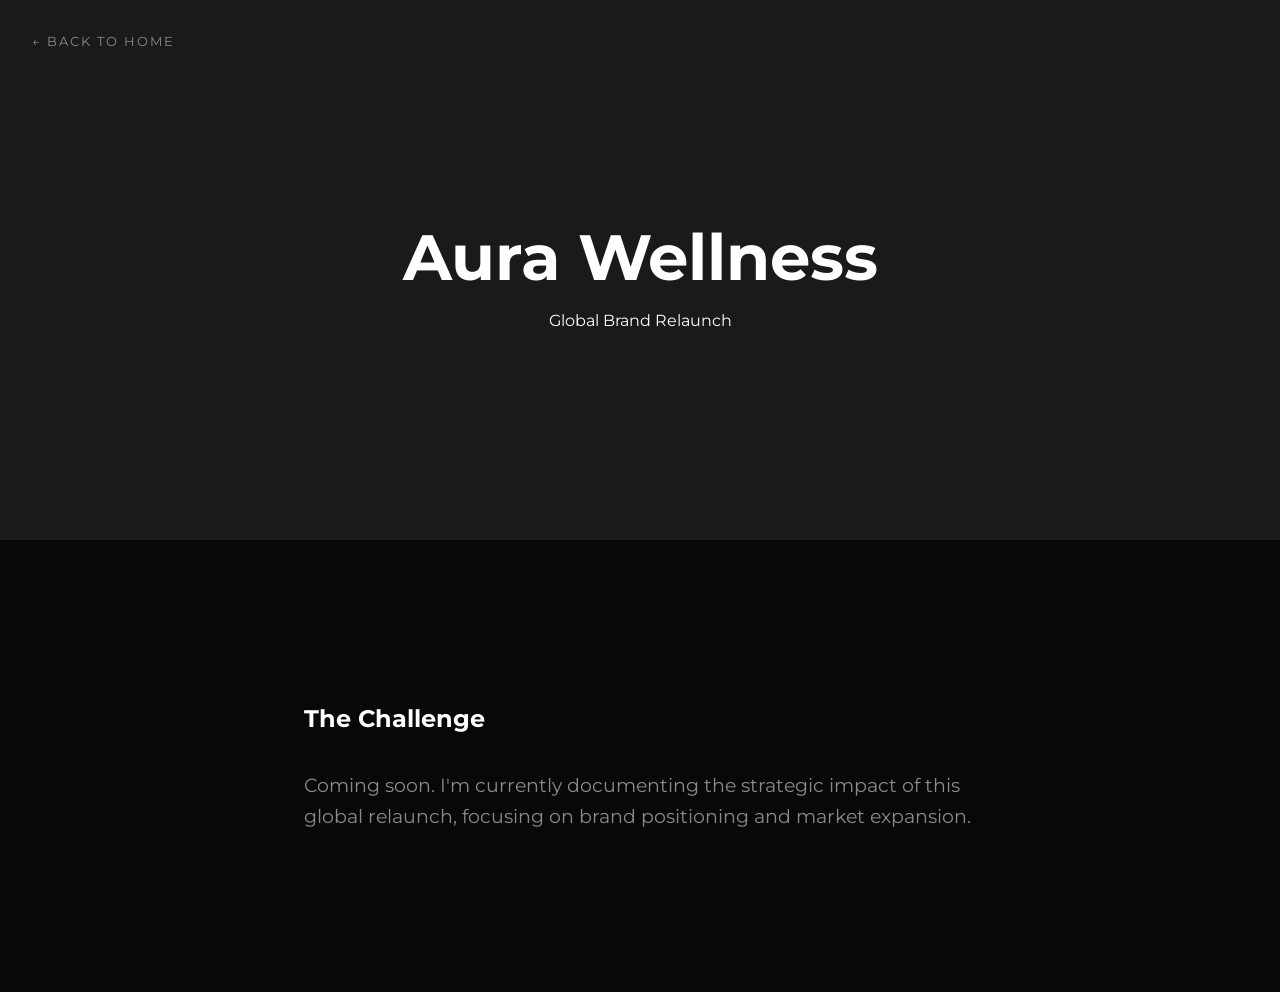
<file: aura-wellness.html>
<!DOCTYPE html>
<html lang="en">

<head>
  <!-- Google tag (gtag.js) -->
  <script async src="https://www.googletagmanager.com/gtag/js?id=G-1FY2F00D9Z"></script>
  <script>
    window.dataLayer = window.dataLayer || [];
    function gtag(){dataLayer.push(arguments);}
    gtag('js', new Date());

    gtag('config', 'G-1FY2F00D9Z');
  </script>
    <meta charset="UTF-8">
    <meta name="viewport" content="width=device-width, initial-scale=1.0">
    <title>Aura Wellness | Tiffany Peña</title>
    <link rel="preconnect" href="https://fonts.googleapis.com">
    <link rel="preconnect" href="https://fonts.gstatic.com" crossorigin>
    <link
        href="https://fonts.googleapis.com/css2?family=Montserrat:ital,wght@0,300;0,400;0,500;0,600;0,700;0,800;0,900;1,300;1,400;1,700&display=swap"
        rel="stylesheet">
    <link rel="stylesheet" href="style.css">
    <style>
        .project-hero {
            height: 60vh;
            display: flex;
            align-items: center;
            justify-content: center;
            background: #1a1a1a;
            text-align: center;
        }

        .back-link {
            position: fixed;
            top: 2rem;
            left: 2rem;
            z-index: 1001;
            color: var(--text-secondary);
            text-decoration: none;
            font-size: 0.8rem;
            text-transform: uppercase;
            letter-spacing: 2px;
        }
    </style>
</head>

<body>
    <a href="index.html" class="back-link">← Back to Home</a>

    <section class="project-hero">
        <div class="container">
            <h1 style="font-family: var(--font-heading); font-size: 4rem;">Aura Wellness</h1>
            <p class="subtitle">Global Brand Relaunch</p>
        </div>
    </section>

    <section style="padding: 10rem 0;">
        <div class="container">
            <h2>The Challenge</h2>
            <p style="color: var(--text-secondary); max-width: 800px; font-size: 1.2rem; margin-top: 2rem;">
                Coming soon. I'm currently documenting the strategic impact of this global relaunch, focusing on brand
                positioning and market expansion.
            </p>
        </div>
    </section>
</body>

</html>
</file>
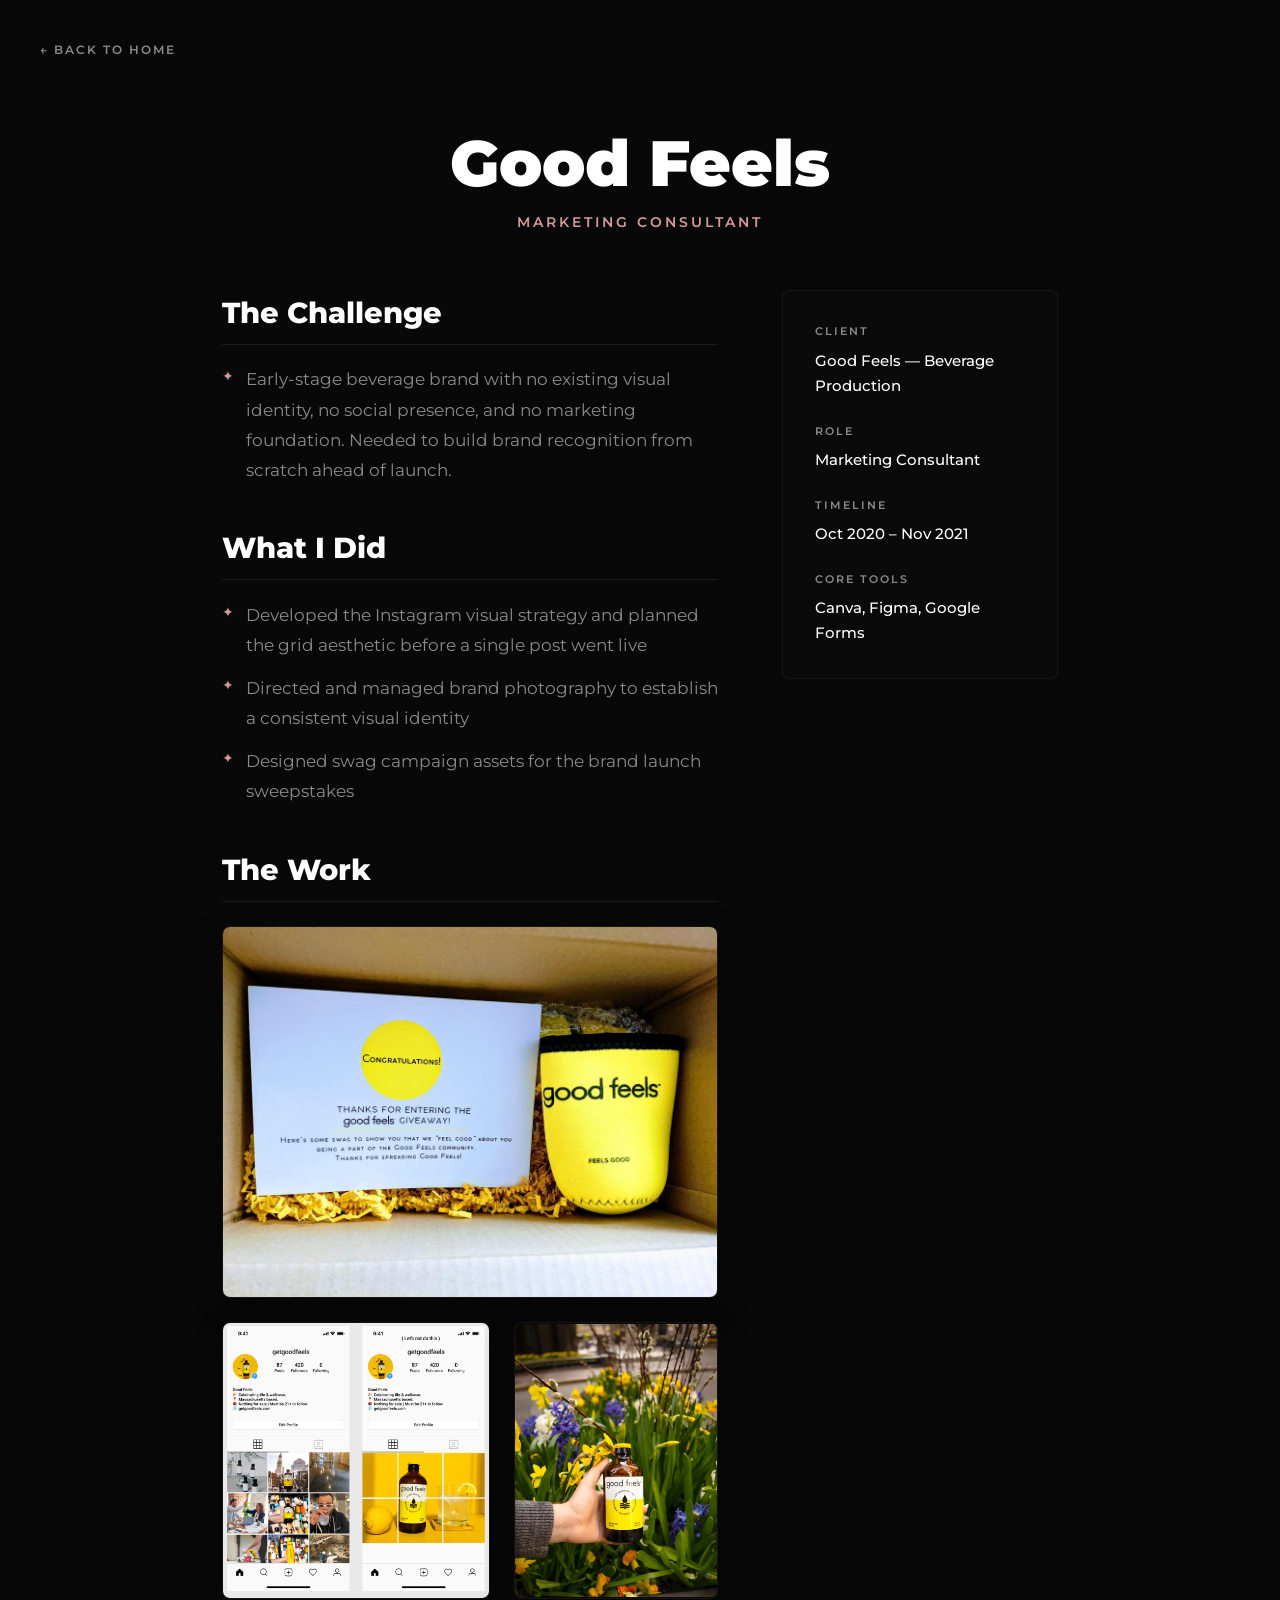
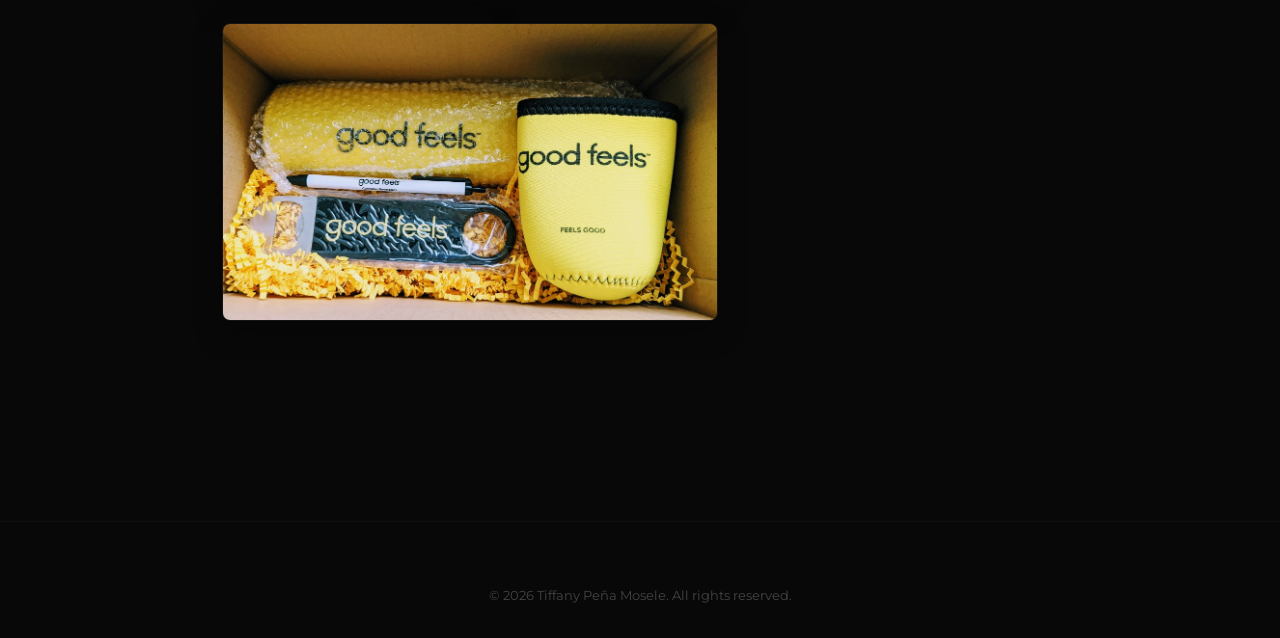
<file: good-feels.html>
<!DOCTYPE html>
<html lang="en">

<head>
  <!-- Google tag (gtag.js) -->
  <script async src="https://www.googletagmanager.com/gtag/js?id=G-1FY2F00D9Z"></script>
  <script>
    window.dataLayer = window.dataLayer || [];
    function gtag(){dataLayer.push(arguments);}
    gtag('js', new Date());

    gtag('config', 'G-1FY2F00D9Z');
  </script>
    <meta charset="UTF-8">
    <meta name="viewport" content="width=device-width, initial-scale=1.0">
    <title>Good Feels | TPM Strategic Marketing Portfolio</title>
    <link rel="preconnect" href="https://fonts.googleapis.com">
    <link rel="preconnect" href="https://fonts.gstatic.com" crossorigin>
    <link
        href="https://fonts.googleapis.com/css2?family=Montserrat:ital,wght@0,300;0,400;0,500;0,600;0,700;0,800;0,900;1,300;1,400;1,700&display=swap"
        rel="stylesheet">
    <link rel="stylesheet" href="style.css">
    <style>
        body {
            background-color: #080808;
            color: var(--text-primary);
        }

        .project-container {
            max-width: 900px;
            margin: 0 auto;
            padding: 8rem 2rem 6rem 2rem;
        }

        .back-link {
            position: fixed;
            top: 2.5rem;
            left: 2.5rem;
            z-index: 1001;
            color: var(--text-secondary);
            text-decoration: none;
            font-size: 0.75rem;
            text-transform: uppercase;
            letter-spacing: 2px;
            font-weight: 600;
            transition: color var(--transition-medium), transform 0.3s ease;
            display: inline-flex;
            align-items: center;
        }

        .back-link:hover {
            color: var(--accent-color);
            transform: translateX(-3px);
        }

        .project-header {
            margin-bottom: 3.5rem;
            text-align: center;
        }

        .project-title {
            font-family: var(--font-heading);
            font-size: clamp(2.5rem, 6vw, 4rem);
            font-weight: 900;
            margin-bottom: 0.8rem;
            line-height: 1.1;
        }

        .project-subtitle {
            font-size: 0.9rem;
            text-transform: uppercase;
            letter-spacing: 3px;
            color: var(--accent-color);
            font-weight: 600;
        }

        .project-grid {
            display: grid;
            grid-template-columns: 1.8fr 1fr;
            gap: 4rem;
            margin-bottom: 4rem;
        }

        @media (max-width: 768px) {
            .project-grid {
                grid-template-columns: 1fr;
                gap: 2.5rem;
            }
            .back-link {
                position: absolute;
                top: 2rem;
                left: 2rem;
            }
            .project-container {
                padding-top: 6rem;
            }
            .metrics-grid {
                grid-template-columns: repeat(2, 1fr);
            }
        }

        @media (max-width: 480px) {
            .project-container {
                padding: 7rem 1.2rem 4rem 1.2rem;
            }
            .back-link {
                font-size: 0.65rem;
                letter-spacing: 1.5px;
                top: 1.2rem;
                left: 1.2rem;
            }
            .project-title {
                font-size: clamp(2rem, 9vw, 3rem);
            }
            .case-section h2 {
                font-size: 1.4rem;
            }
            .metrics-grid {
                grid-template-columns: 1fr;
                gap: 1rem;
            }
            .metric-card {
                padding: 1.2rem;
            }
            .metric-number {
                font-size: 2rem;
            }
            .project-sidebar {
                padding: 1.2rem;
            }
        }

        .case-section {
            margin-bottom: 2.5rem;
        }

        .case-section h2 {
            font-family: var(--font-heading);
            font-size: 1.8rem;
            font-weight: 800;
            margin-bottom: 1.2rem;
            border-bottom: 1px solid rgba(255, 255, 255, 0.08);
            padding-bottom: 0.5rem;
        }

        .case-section p {
            color: var(--text-secondary);
            font-size: 1.05rem;
            line-height: 1.8;
            margin-bottom: 1.2rem;
        }

        /* Sidebar styling */
        .project-sidebar {
            background: rgba(255, 255, 255, 0.01);
            border: 1px solid rgba(255, 255, 255, 0.05);
            padding: 2rem;
            border-radius: 8px;
            height: fit-content;
        }

        .sidebar-group {
            margin-bottom: 1.5rem;
        }

        .sidebar-group:last-child {
            margin-bottom: 0;
        }

        .sidebar-label {
            display: block;
            font-size: 0.7rem;
            text-transform: uppercase;
            letter-spacing: 2px;
            color: var(--text-secondary);
            margin-bottom: 0.4rem;
            font-weight: 600;
        }

        .sidebar-value {
            font-size: 0.95rem;
            color: var(--text-primary);
            font-weight: 500;
        }

        .sidebar-value a {
            color: var(--accent-color);
            text-decoration: none;
            transition: opacity 0.3s ease;
        }

        .sidebar-value a:hover {
            opacity: 0.8;
        }

        /* Image Display */
        .project-image-showcase {
            margin: 4rem 0;
            border-radius: 12px;
            overflow: hidden;
            border: 1px solid rgba(255, 255, 255, 0.06);
            box-shadow: 0 20px 50px rgba(0, 0, 0, 0.5);
        }

        .project-image-showcase img {
            width: 100%;
            display: block;
            object-fit: cover;
        }

        /* Key Metrics Grid */
        .metrics-grid {
            display: grid;
            grid-template-columns: repeat(3, 1fr);
            gap: 1.5rem;
            margin-top: 3rem;
        }

        @media (max-width: 576px) {
            .metrics-grid {
                grid-template-columns: 1fr;
            }
        }

        .metric-card {
            background: rgba(255, 255, 255, 0.01);
            border: 1px solid rgba(255, 255, 255, 0.05);
            padding: 1.8rem;
            border-radius: 8px;
            text-align: center;
        }

        .metric-number {
            font-family: var(--font-heading);
            font-size: 2.5rem;
            font-weight: 900;
            color: var(--accent-color);
            margin-bottom: 0.4rem;
        }

        .metric-label {
            font-size: 0.75rem;
            text-transform: uppercase;
            letter-spacing: 1.5px;
            color: var(--text-secondary);
            font-weight: 600;
        }

        /* Results List Styling */
        .case-section ul {
            list-style: none;
            padding-left: 0;
            display: flex;
            flex-direction: column;
            gap: 0.8rem;
            margin-top: 1rem;
        }

        .case-section li {
            color: var(--text-secondary);
            font-size: 1.05rem;
            line-height: 1.8;
            position: relative;
            padding-left: 1.5rem;
        }

        .case-section li::before {
            content: '✦';
            position: absolute;
            left: 0;
            color: var(--accent-color);
            font-size: 0.85rem;
        }

        /* Image Gallery Base */
        .gallery-img-wrapper {
            margin-bottom: 1.5rem;
        }
        .gallery-img-wrapper img {
            width: 100%;
            height: auto;
            display: block;
            border-radius: 8px;
            border: 1px solid rgba(255, 255, 255, 0.05);
            box-shadow: 0 10px 30px rgba(0, 0, 0, 0.3);
            transition: transform 0.3s ease;
        }
        .gallery-img-wrapper img:hover {
            transform: scale(1.02);
        }

        /* Side-by-Side Equal Height Gallery */
        .side-by-side-gallery {
            display: flex;
            gap: 1.5rem;
            margin-bottom: 1.5rem;
        }
        .side-by-side-gallery .gallery-img-wrapper {
            margin-bottom: 0;
            display: flex;
        }
        .side-by-side-gallery img {
            width: 100%;
            height: auto;
            object-fit: contain;
        }
        @media (max-width: 768px) {
            .side-by-side-gallery {
                flex-direction: column;
            }
            .side-by-side-gallery .gallery-img-wrapper {
                margin-bottom: 1.5rem;
            }
        }
    </style>
</head>

<body>
    <a href="index.html" class="back-link">← Back to Home</a>

    <main class="project-container">
        <!-- Header -->
        <header class="project-header">
            <h1 class="project-title">Good Feels</h1>
            <p class="project-subtitle">Marketing Consultant</p>
        </header>

        <!-- Main Content & Sidebar -->
        <div class="project-grid">
            <div class="project-content">
                <div class="case-section">
                    <h2>The Challenge</h2>
                    <ul>
                        <li>Early-stage beverage brand with no existing visual identity, no social presence, and no marketing foundation. Needed to build brand recognition from scratch ahead of launch.</li>
                    </ul>
                </div>

                <div class="case-section">
                    <h2>What I Did</h2>
                    <ul>
                        <li>Developed the Instagram visual strategy and planned the grid aesthetic before a single post went live</li>
                        <li>Directed and managed brand photography to establish a consistent visual identity</li>
                        <li>Designed swag campaign assets for the brand launch sweepstakes</li>
                    </ul>
                </div>

                <div class="case-section">
                    <h2>The Work</h2>
                    
                    <!-- Featured Image (Full Width) -->
                    <div class="gallery-img-wrapper" style="margin-top: 1.5rem;">
                        <img src="good_feels_2.jpg?v=2" alt="Good Feels Giveaway Thank You Card">
                    </div>

                    <!-- 2-Column Side-by-Side Grid (Equal Height) -->
                    <div class="side-by-side-gallery">
                        <div class="gallery-img-wrapper" style="flex: 992;">
                            <img src="good_feels_4.png" alt="Good Feels Instagram Grid Strategy">
                        </div>
                        <div class="gallery-img-wrapper" style="flex: 758;">
                            <img src="good_feels_3.jpg" alt="Good Feels Beverage Product Photography">
                        </div>
                    </div>

                    <!-- Featured Image (Full Width) -->
                    <div class="gallery-img-wrapper">
                        <img src="good_feels_1.jpg" alt="Good Feels Brand Swag Package">
                    </div>
                </div>
            </div>

            <!-- Sidebar details -->
            <aside class="project-sidebar">
                <div class="sidebar-group">
                    <span class="sidebar-label">Client</span>
                    <span class="sidebar-value">Good Feels — Beverage Production</span>
                </div>
                <div class="sidebar-group">
                    <span class="sidebar-label">Role</span>
                    <span class="sidebar-value">Marketing Consultant</span>
                </div>
                <div class="sidebar-group">
                    <span class="sidebar-label">Timeline</span>
                    <span class="sidebar-value">Oct 2020 – Nov 2021</span>
                </div>
                <div class="sidebar-group">
                    <span class="sidebar-label">Core Tools</span>
                    <span class="sidebar-value">Canva, Figma, Google Forms</span>
                </div>
            </aside>
        </div>
    </main>

    <footer style="padding: 4rem 0 2rem 0; border-top: 1px solid rgba(255, 255, 255, 0.03); text-align: center; font-size: 0.8rem; color: #444;">
        <p>&copy; 2026 Tiffany Peña Mosele. All rights reserved.</p>
    </footer>
</body>

</html>
</file>
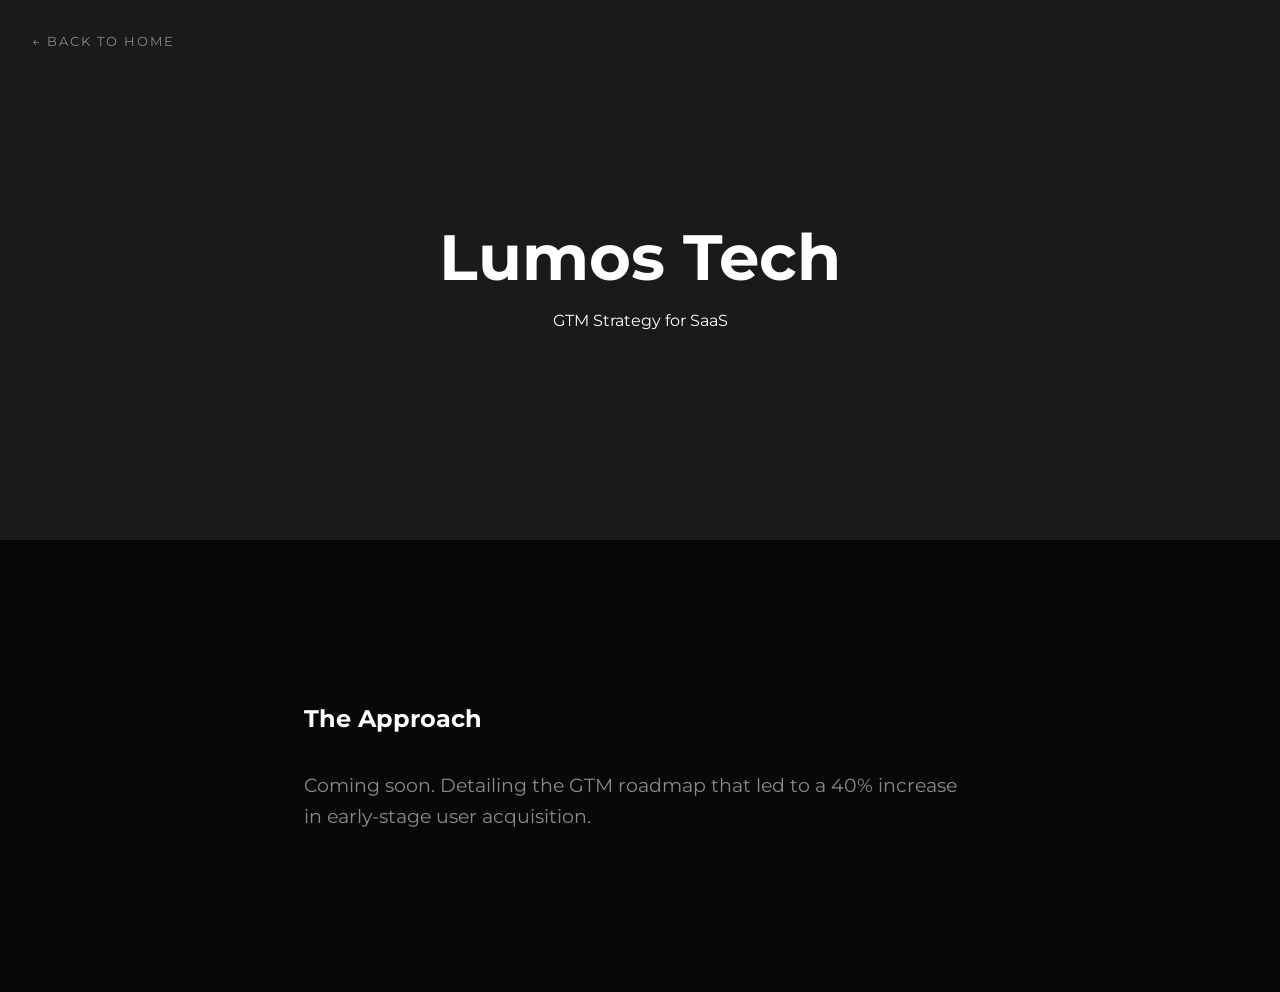
<file: lumos-tech.html>
<!DOCTYPE html>
<html lang="en">

<head>
  <!-- Google tag (gtag.js) -->
  <script async src="https://www.googletagmanager.com/gtag/js?id=G-1FY2F00D9Z"></script>
  <script>
    window.dataLayer = window.dataLayer || [];
    function gtag(){dataLayer.push(arguments);}
    gtag('js', new Date());

    gtag('config', 'G-1FY2F00D9Z');
  </script>
    <meta charset="UTF-8">
    <meta name="viewport" content="width=device-width, initial-scale=1.0">
    <title>Lumos Tech | Tiffany Peña</title>
    <link rel="preconnect" href="https://fonts.googleapis.com">
    <link rel="preconnect" href="https://fonts.gstatic.com" crossorigin>
    <link
        href="https://fonts.googleapis.com/css2?family=Montserrat:ital,wght@0,300;0,400;0,500;0,600;0,700;0,800;0,900;1,300;1,400;1,700&display=swap"
        rel="stylesheet">
    <link rel="stylesheet" href="style.css">
    <style>
        .project-hero {
            height: 60vh;
            display: flex;
            align-items: center;
            justify-content: center;
            background: #1a1a1a;
            text-align: center;
        }

        .back-link {
            position: fixed;
            top: 2rem;
            left: 2rem;
            z-index: 1001;
            color: var(--text-secondary);
            text-decoration: none;
            font-size: 0.8rem;
            text-transform: uppercase;
            letter-spacing: 2px;
        }
    </style>
</head>

<body>
    <a href="index.html" class="back-link">← Back to Home</a>

    <section class="project-hero">
        <div class="container">
            <h1 style="font-family: var(--font-heading); font-size: 4rem;">Lumos Tech</h1>
            <p class="subtitle">GTM Strategy for SaaS</p>
        </div>
    </section>

    <section style="padding: 10rem 0;">
        <div class="container">
            <h2>The Approach</h2>
            <p style="color: var(--text-secondary); max-width: 800px; font-size: 1.2rem; margin-top: 2rem;">
                Coming soon. Detailing the GTM roadmap that led to a 40% increase in early-stage user acquisition.
            </p>
        </div>
    </section>
</body>

</html>
</file>
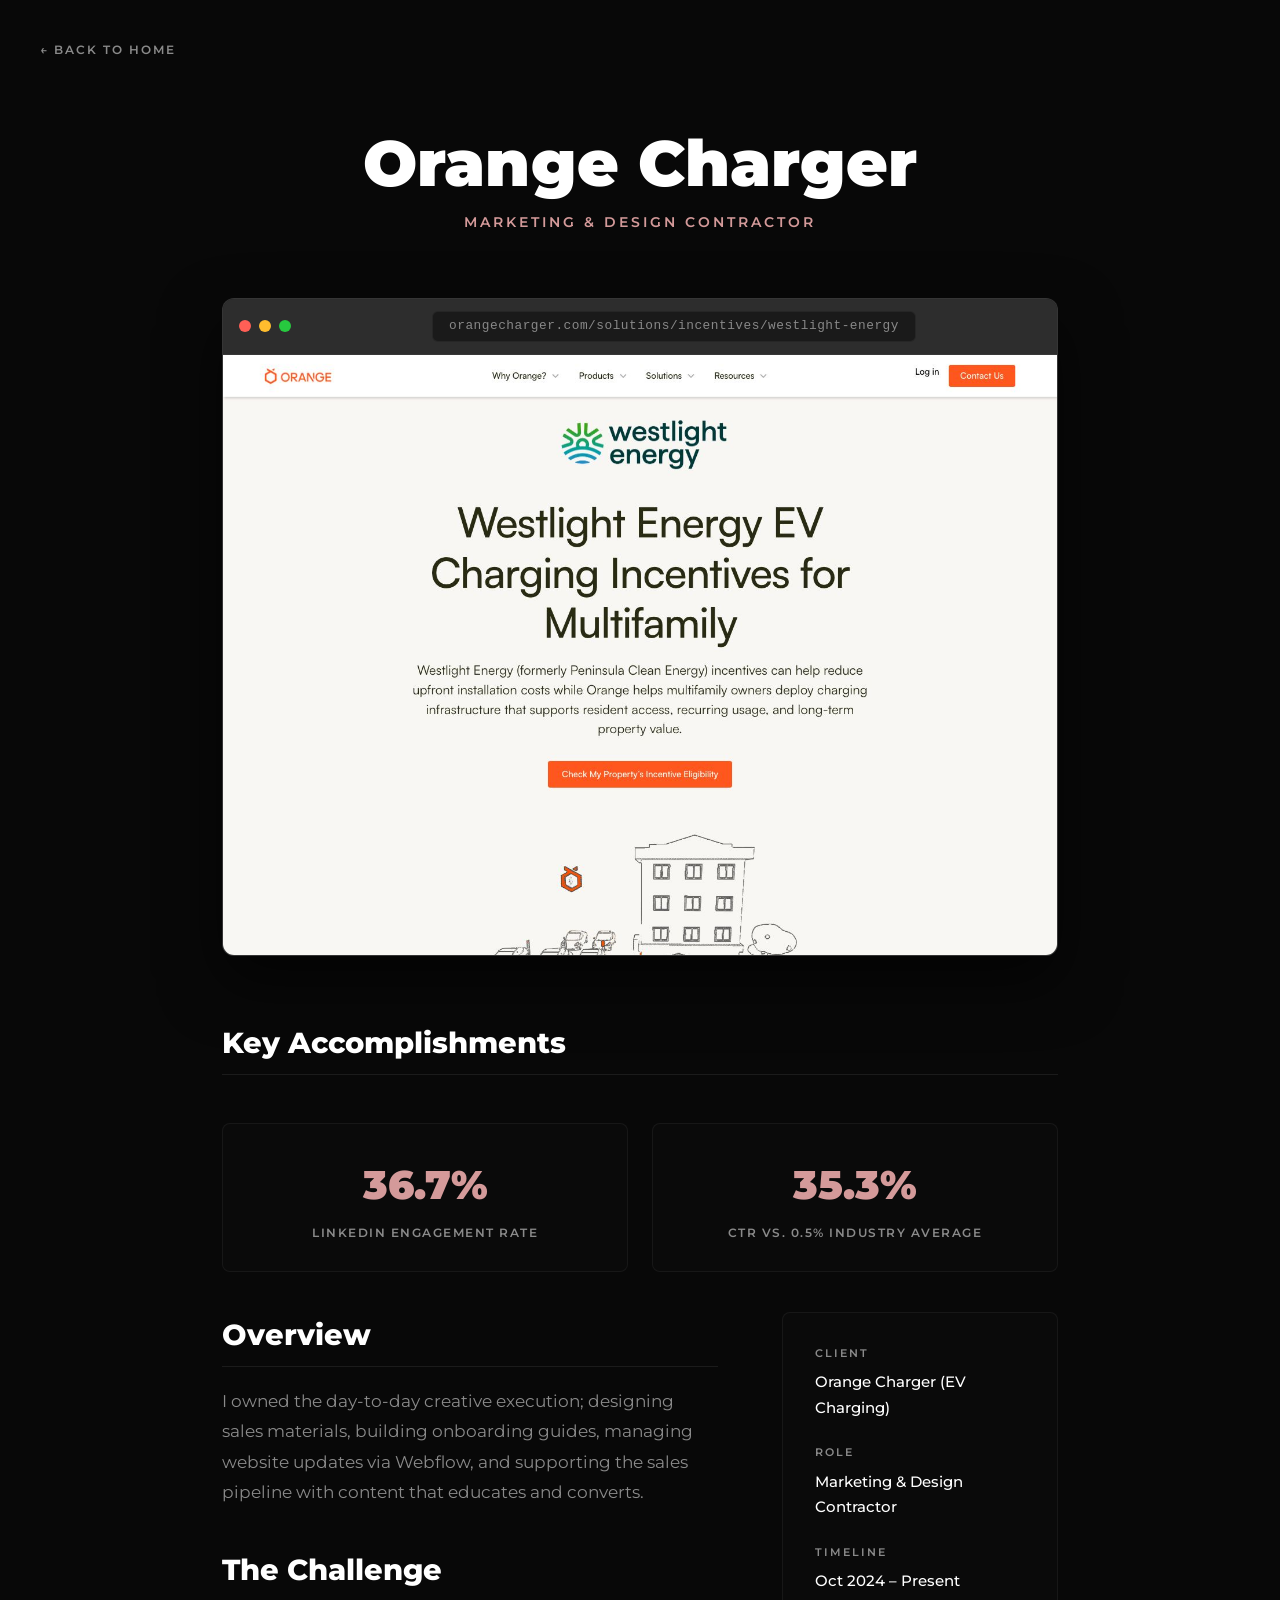
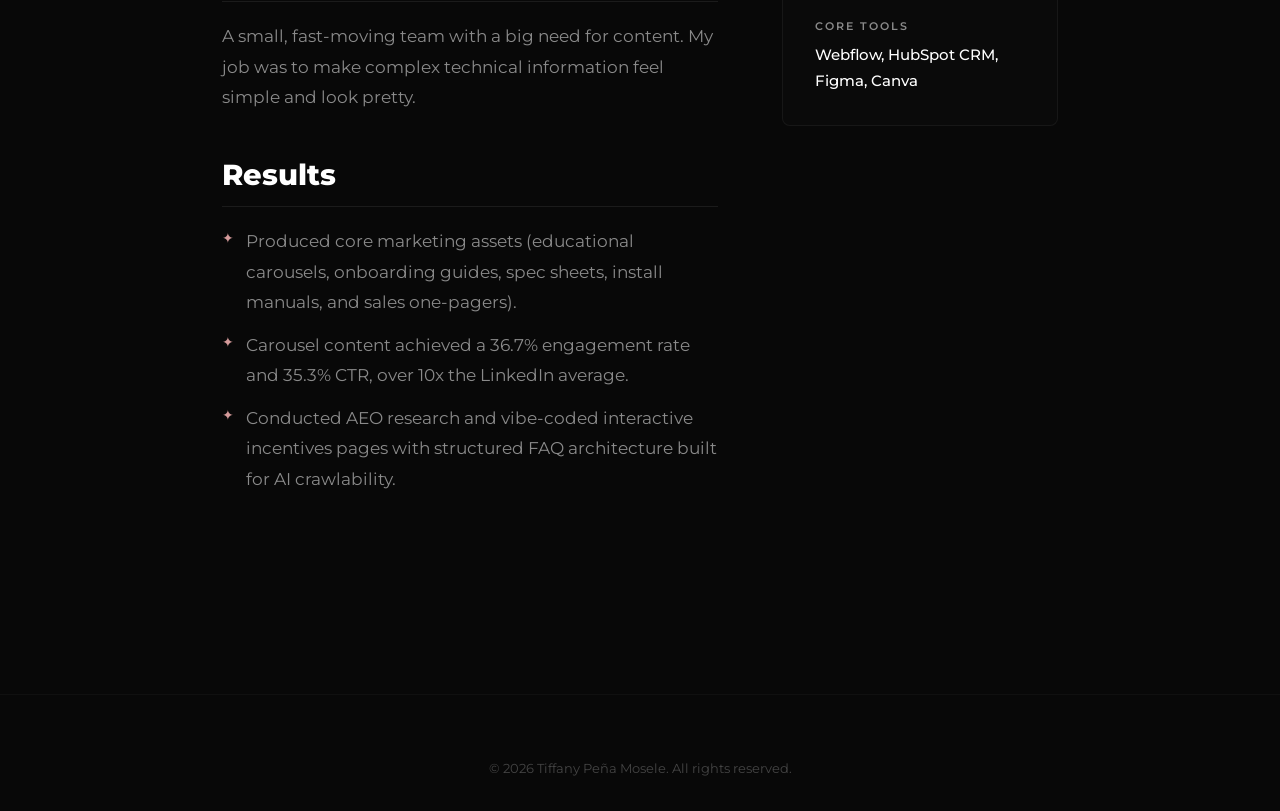
<file: orange.html>
<!DOCTYPE html>
<html lang="en">

<head>
  <!-- Google tag (gtag.js) -->
  <script async src="https://www.googletagmanager.com/gtag/js?id=G-1FY2F00D9Z"></script>
  <script>
    window.dataLayer = window.dataLayer || [];
    function gtag(){dataLayer.push(arguments);}
    gtag('js', new Date());

    gtag('config', 'G-1FY2F00D9Z');
  </script>
    <meta charset="UTF-8">
    <meta name="viewport" content="width=device-width, initial-scale=1.0">
    <title>Orange Charger Case Study | Tiffany Peña Mosele</title>
    <link rel="preconnect" href="https://fonts.googleapis.com">
    <link rel="preconnect" href="https://fonts.gstatic.com" crossorigin>
    <link
        href="https://fonts.googleapis.com/css2?family=Montserrat:ital,wght@0,300;0,400;0,500;0,600;0,700;0,800;0,900;1,300;1,400;1,700&display=swap"
        rel="stylesheet">
    <link rel="stylesheet" href="style.css">
    <style>
        body {
            background-color: #080808;
            color: var(--text-primary);
        }

        .project-container {
            max-width: 900px;
            margin: 0 auto;
            padding: 8rem 2rem 6rem 2rem;
        }

        .back-link {
            position: fixed;
            top: 2.5rem;
            left: 2.5rem;
            z-index: 1001;
            color: var(--text-secondary);
            text-decoration: none;
            font-size: 0.75rem;
            text-transform: uppercase;
            letter-spacing: 2px;
            font-weight: 600;
            transition: color var(--transition-medium), transform 0.3s ease;
            display: inline-flex;
            align-items: center;
        }

        .back-link:hover {
            color: var(--accent-color);
            transform: translateX(-3px);
        }

        .project-header {
            margin-bottom: 3.5rem;
            text-align: center;
        }

        .project-title {
            font-family: var(--font-heading);
            font-size: clamp(2.5rem, 6vw, 4rem);
            font-weight: 900;
            margin-bottom: 0.8rem;
            line-height: 1.1;
        }

        .project-subtitle {
            font-size: 0.9rem;
            text-transform: uppercase;
            letter-spacing: 3px;
            color: var(--accent-color);
            font-weight: 600;
        }

        .project-grid {
            display: grid;
            grid-template-columns: 1.8fr 1fr;
            gap: 4rem;
            margin-bottom: 4rem;
        }

        @media (max-width: 768px) {
            .project-grid {
                grid-template-columns: 1fr;
                gap: 2.5rem;
            }
            .back-link {
                position: absolute;
                top: 2rem;
                left: 2rem;
            }
            .project-container {
                padding-top: 6rem;
            }
            .metrics-grid {
                grid-template-columns: repeat(2, 1fr);
            }
        }

        @media (max-width: 480px) {
            .project-container {
                padding: 7rem 1.2rem 4rem 1.2rem;
            }
            .back-link {
                font-size: 0.65rem;
                letter-spacing: 1.5px;
                top: 1.2rem;
                left: 1.2rem;
            }
            .project-title {
                font-size: clamp(2rem, 9vw, 3rem);
            }
            .case-section h2 {
                font-size: 1.4rem;
            }
            .metrics-grid {
                grid-template-columns: 1fr;
                gap: 1rem;
            }
            .metric-card {
                padding: 1.2rem;
            }
            .metric-number {
                font-size: 2rem;
            }
            .project-sidebar {
                padding: 1.2rem;
            }
        }

        .case-section {
            margin-bottom: 2.5rem;
        }

        .case-section h2 {
            font-family: var(--font-heading);
            font-size: 1.8rem;
            font-weight: 800;
            margin-bottom: 1.2rem;
            border-bottom: 1px solid rgba(255, 255, 255, 0.08);
            padding-bottom: 0.5rem;
        }

        .case-section p {
            color: var(--text-secondary);
            font-size: 1.05rem;
            line-height: 1.8;
            margin-bottom: 1.2rem;
        }

        /* Sidebar styling */
        .project-sidebar {
            background: rgba(255, 255, 255, 0.01);
            border: 1px solid rgba(255, 255, 255, 0.05);
            padding: 2rem;
            border-radius: 8px;
            height: fit-content;
        }

        .sidebar-group {
            margin-bottom: 1.5rem;
        }

        .sidebar-group:last-child {
            margin-bottom: 0;
        }

        .sidebar-label {
            display: block;
            font-size: 0.7rem;
            text-transform: uppercase;
            letter-spacing: 2px;
            color: var(--text-secondary);
            margin-bottom: 0.4rem;
            font-weight: 600;
        }

        .sidebar-value {
            font-size: 0.95rem;
            color: var(--text-primary);
            font-weight: 500;
        }

        .sidebar-value a {
            color: var(--accent-color);
            text-decoration: none;
            transition: opacity 0.3s ease;
        }

        .sidebar-value a:hover {
            opacity: 0.8;
        }

        /* Browser Mockup */
        .browser-mockup {
            margin: 4rem 0;
            border-radius: 12px;
            overflow: hidden;
            border: 1px solid rgba(255, 255, 255, 0.1);
            box-shadow: 0 25px 60px rgba(0, 0, 0, 0.6);
            background: #1e1e1e;
        }

        .browser-header {
            display: flex;
            align-items: center;
            padding: 12px 16px;
            background: #2d2d2d;
            border-bottom: 1px solid rgba(255, 255, 255, 0.05);
        }

        .mac-dots {
            display: flex;
            gap: 8px;
            margin-right: 16px;
        }

        .mac-dots span {
            width: 12px;
            height: 12px;
            border-radius: 50%;
            display: inline-block;
        }

        .mac-dots .close { background-color: #ff5f56; }
        .mac-dots .minimize { background-color: #ffbd2e; }
        .mac-dots .maximize { background-color: #27c93f; }

        .browser-url-bar {
            flex-grow: 1;
            display: flex;
            justify-content: center;
        }

        .browser-url-bar span {
            background: #1a1a1a;
            color: #888;
            font-size: 0.8rem;
            padding: 4px 16px;
            border-radius: 6px;
            letter-spacing: 0.5px;
            font-family: monospace;
            border: 1px solid rgba(255, 255, 255, 0.05);
        }

        .browser-content {
            width: 100%;
            height: 600px;
            background: #ffffff;
            position: relative;
            overflow-y: auto;
        }

        .browser-content img {
            width: 100%;
            height: auto;
            display: block;
        }

        /* Key Metrics Grid */
        .metrics-grid {
            display: grid;
            grid-template-columns: repeat(2, 1fr);
            gap: 1.5rem;
            margin-top: 3rem;
        }

        @media (max-width: 576px) {
            .metrics-grid {
                grid-template-columns: 1fr;
            }
        }

        .metric-card {
            background: rgba(255, 255, 255, 0.01);
            border: 1px solid rgba(255, 255, 255, 0.05);
            padding: 1.8rem;
            border-radius: 8px;
            text-align: center;
        }

        .metric-number {
            font-family: var(--font-heading);
            font-size: 2.5rem;
            font-weight: 900;
            color: var(--accent-color);
            margin-bottom: 0.4rem;
        }

        .metric-label {
            font-size: 0.75rem;
            text-transform: uppercase;
            letter-spacing: 1.5px;
            color: var(--text-secondary);
            font-weight: 600;
        }

        /* Results List Styling */
        .case-section ul {
            list-style: none;
            padding-left: 0;
            display: flex;
            flex-direction: column;
            gap: 0.8rem;
            margin-top: 1rem;
        }

        .case-section li {
            color: var(--text-secondary);
            font-size: 1.05rem;
            line-height: 1.8;
            position: relative;
            padding-left: 1.5rem;
        }

        .case-section li::before {
            content: '✦';
            position: absolute;
            left: 0;
            color: var(--accent-color);
            font-size: 0.85rem;
        }
    </style>
</head>

<body>
    <a href="index.html" class="back-link">← Back to Home</a>

    <main class="project-container">
        <!-- Header -->
        <header class="project-header">
            <h1 class="project-title">Orange Charger</h1>
            <p class="project-subtitle">Marketing &amp; Design Contractor</p>
        </header>

        <!-- Live Browser Mockup -->
        <div class="browser-mockup">
            <div class="browser-header">
                <div class="mac-dots">
                    <span class="close"></span>
                    <span class="minimize"></span>
                    <span class="maximize"></span>
                </div>
                <div class="browser-url-bar">
                    <span>orangecharger.com/solutions/incentives/westlight-energy</span>
                </div>
            </div>
            <div class="browser-content">
                <img src="orange_website.jpg?v=6" alt="Orange Charger Westlight Energy Page Screenshot">
            </div>
        </div>

        <!-- Key Metrics Section -->
        <section class="case-section">
            <h2>Key Accomplishments</h2>
            <div class="metrics-grid">
                <div class="metric-card">
                    <div class="metric-number">36.7%</div>
                    <div class="metric-label">LinkedIn Engagement Rate</div>
                </div>
                <div class="metric-card">
                    <div class="metric-number">35.3%</div>
                    <div class="metric-label">CTR vs. 0.5% Industry Average</div>
                </div>
            </div>
        </section>

        <!-- Main Content & Sidebar -->
        <div class="project-grid">
            <div class="project-content">
                <div class="case-section">
                    <h2>Overview</h2>
                    <p>
                        I owned the day-to-day creative execution; designing sales materials, building onboarding guides, managing website updates via Webflow, and supporting the sales pipeline with content that educates and converts.
                    </p>
                </div>

                <div class="case-section">
                    <h2>The Challenge</h2>
                    <p>
                        A small, fast-moving team with a big need for content. My job was to make complex technical information feel simple and look pretty.
                    </p>
                </div>

                <div class="case-section">
                    <h2>Results</h2>
                    <ul>
                        <li>Produced core marketing assets (educational carousels, onboarding guides, spec sheets, install manuals, and sales one-pagers).</li>
                        <li>Carousel content achieved a 36.7% engagement rate and 35.3% CTR, over 10x the LinkedIn average.</li>
                        <li>Conducted AEO research and vibe-coded interactive incentives pages with structured FAQ architecture built for AI crawlability.</li>
                    </ul>
                </div>
            </div>

            <!-- Sidebar details -->
            <aside class="project-sidebar">
                <div class="sidebar-group">
                    <span class="sidebar-label">Client</span>
                    <span class="sidebar-value">Orange Charger (EV Charging)</span>
                </div>
                <div class="sidebar-group">
                    <span class="sidebar-label">Role</span>
                    <span class="sidebar-value">Marketing &amp; Design Contractor</span>
                </div>
                <div class="sidebar-group">
                    <span class="sidebar-label">Timeline</span>
                    <span class="sidebar-value">Oct 2024 – Present</span>
                </div>
                <div class="sidebar-group">
                    <span class="sidebar-label">Core Tools</span>
                    <span class="sidebar-value">Webflow, HubSpot CRM, Figma, Canva</span>
                </div>
            </aside>
        </div>
    </main>

    <footer style="padding: 4rem 0 2rem 0; border-top: 1px solid rgba(255, 255, 255, 0.03); text-align: center; font-size: 0.8rem; color: #444;">
        <p>&copy; 2026 Tiffany Peña Mosele. All rights reserved.</p>
    </footer>
</body>

</html>
</file>
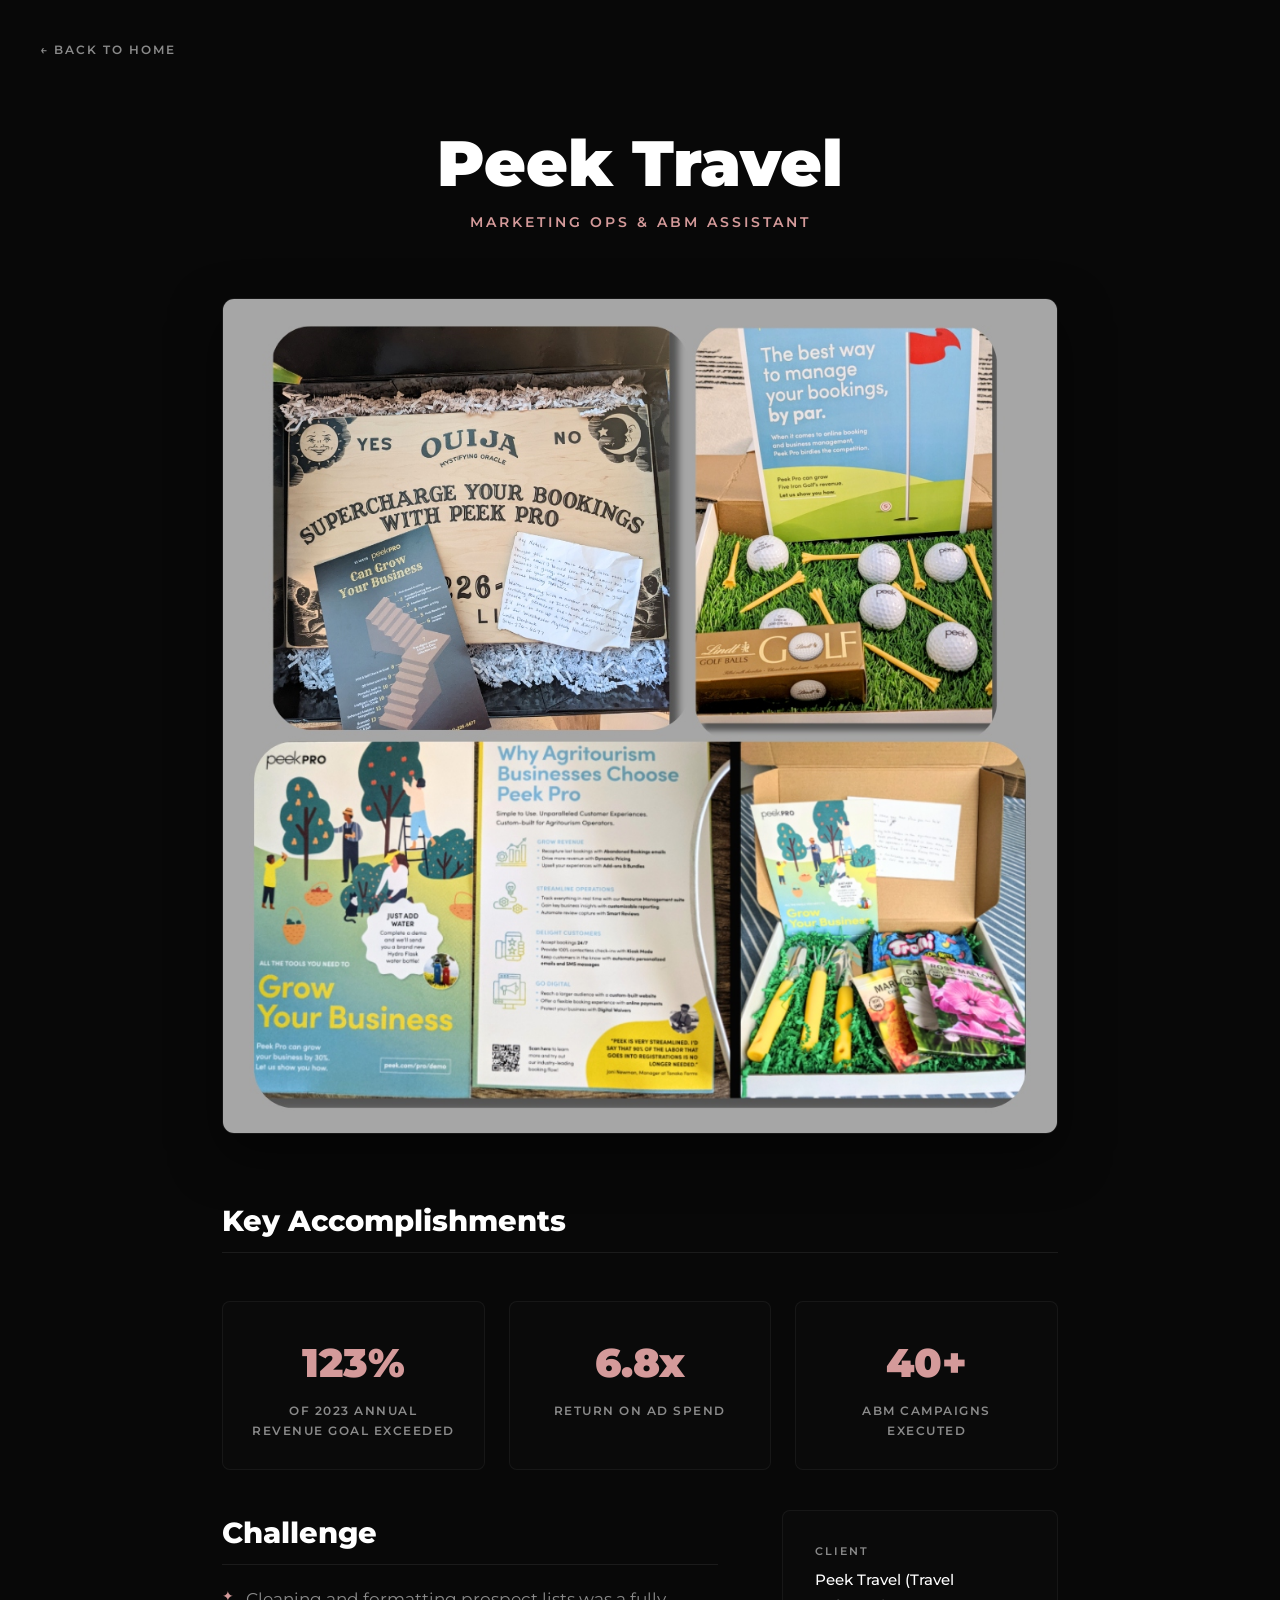
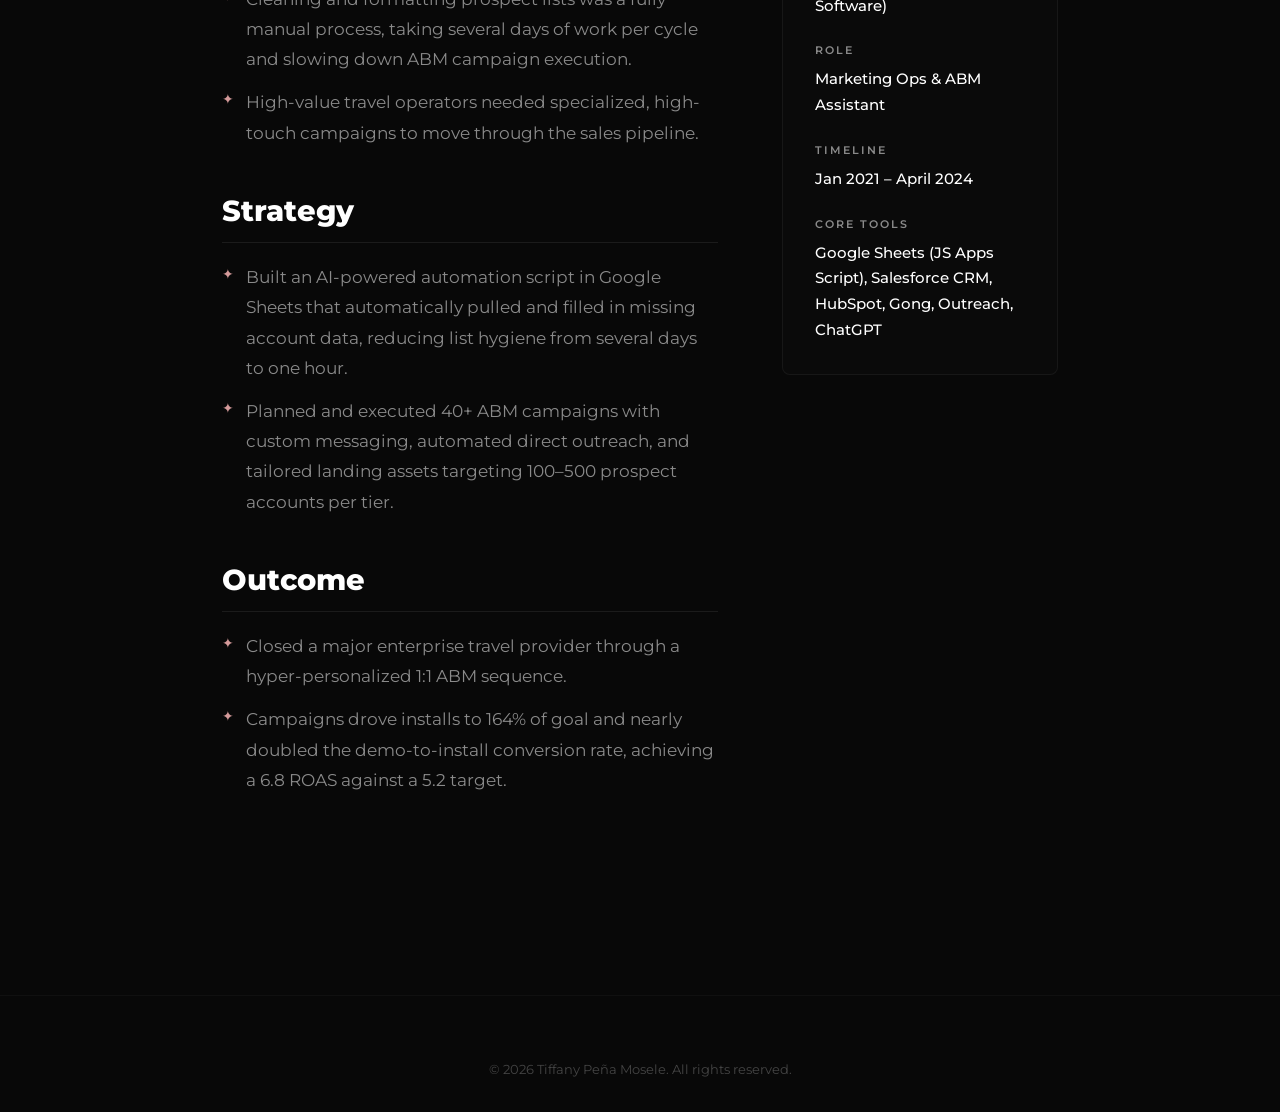
<file: peek.html>
<!DOCTYPE html>
<html lang="en">

<head>
  <!-- Google tag (gtag.js) -->
  <script async src="https://www.googletagmanager.com/gtag/js?id=G-1FY2F00D9Z"></script>
  <script>
    window.dataLayer = window.dataLayer || [];
    function gtag(){dataLayer.push(arguments);}
    gtag('js', new Date());

    gtag('config', 'G-1FY2F00D9Z');
  </script>
    <meta charset="UTF-8">
    <meta name="viewport" content="width=device-width, initial-scale=1.0">
    <title>Peek Travel Case Study | Tiffany Peña Mosele</title>
    <link rel="preconnect" href="https://fonts.googleapis.com">
    <link rel="preconnect" href="https://fonts.gstatic.com" crossorigin>
    <link
        href="https://fonts.googleapis.com/css2?family=Montserrat:ital,wght@0,300;0,400;0,500;0,600;0,700;0,800;0,900;1,300;1,400;1,700&display=swap"
        rel="stylesheet">
    <link rel="stylesheet" href="style.css">
    <style>
        body {
            background-color: #080808;
            color: var(--text-primary);
        }

        .project-container {
            max-width: 900px;
            margin: 0 auto;
            padding: 8rem 2rem 6rem 2rem;
        }

        .back-link {
            position: fixed;
            top: 2.5rem;
            left: 2.5rem;
            z-index: 1001;
            color: var(--text-secondary);
            text-decoration: none;
            font-size: 0.75rem;
            text-transform: uppercase;
            letter-spacing: 2px;
            font-weight: 600;
            transition: color var(--transition-medium), transform 0.3s ease;
            display: inline-flex;
            align-items: center;
        }

        .back-link:hover {
            color: var(--accent-color);
            transform: translateX(-3px);
        }

        .project-header {
            margin-bottom: 3.5rem;
            text-align: center;
        }

        .project-title {
            font-family: var(--font-heading);
            font-size: clamp(2.5rem, 6vw, 4rem);
            font-weight: 900;
            margin-bottom: 0.8rem;
            line-height: 1.1;
        }

        .project-subtitle {
            font-size: 0.9rem;
            text-transform: uppercase;
            letter-spacing: 3px;
            color: var(--accent-color);
            font-weight: 600;
        }

        .project-grid {
            display: grid;
            grid-template-columns: 1.8fr 1fr;
            gap: 4rem;
            margin-bottom: 4rem;
        }

        @media (max-width: 768px) {
            .project-grid {
                grid-template-columns: 1fr;
                gap: 2.5rem;
            }
            .back-link {
                position: absolute;
                top: 2rem;
                left: 2rem;
            }
            .project-container {
                padding-top: 6rem;
            }
            .metrics-grid {
                grid-template-columns: repeat(2, 1fr);
            }
        }

        @media (max-width: 480px) {
            .project-container {
                padding: 7rem 1.2rem 4rem 1.2rem;
            }
            .back-link {
                font-size: 0.65rem;
                letter-spacing: 1.5px;
                top: 1.2rem;
                left: 1.2rem;
            }
            .project-title {
                font-size: clamp(2rem, 9vw, 3rem);
            }
            .case-section h2 {
                font-size: 1.4rem;
            }
            .metrics-grid {
                grid-template-columns: 1fr;
                gap: 1rem;
            }
            .metric-card {
                padding: 1.2rem;
            }
            .metric-number {
                font-size: 2rem;
            }
            .project-sidebar {
                padding: 1.2rem;
            }
        }

        .case-section {
            margin-bottom: 2.5rem;
        }

        .case-section h2 {
            font-family: var(--font-heading);
            font-size: 1.8rem;
            font-weight: 800;
            margin-bottom: 1.2rem;
            border-bottom: 1px solid rgba(255, 255, 255, 0.08);
            padding-bottom: 0.5rem;
        }

        .case-section p {
            color: var(--text-secondary);
            font-size: 1.05rem;
            line-height: 1.8;
            margin-bottom: 1.2rem;
        }

        /* Sidebar styling */
        .project-sidebar {
            background: rgba(255, 255, 255, 0.01);
            border: 1px solid rgba(255, 255, 255, 0.05);
            padding: 2rem;
            border-radius: 8px;
            height: fit-content;
        }

        .sidebar-group {
            margin-bottom: 1.5rem;
        }

        .sidebar-group:last-child {
            margin-bottom: 0;
        }

        .sidebar-label {
            display: block;
            font-size: 0.7rem;
            text-transform: uppercase;
            letter-spacing: 2px;
            color: var(--text-secondary);
            margin-bottom: 0.4rem;
            font-weight: 600;
        }

        .sidebar-value {
            font-size: 0.95rem;
            color: var(--text-primary);
            font-weight: 500;
        }

        .sidebar-value a {
            color: var(--accent-color);
            text-decoration: none;
            transition: opacity 0.3s ease;
        }

        .sidebar-value a:hover {
            opacity: 0.8;
        }

        /* Image Display */
        .project-image-showcase {
            margin: 4rem 0;
            border-radius: 12px;
            overflow: hidden;
            border: 1px solid rgba(255, 255, 255, 0.06);
            box-shadow: 0 20px 50px rgba(0, 0, 0, 0.5);
        }

        .project-image-showcase img {
            width: 100%;
            display: block;
            object-fit: cover;
        }

        /* Key Metrics Grid */
        .metrics-grid {
            display: grid;
            grid-template-columns: repeat(3, 1fr);
            gap: 1.5rem;
            margin-top: 3rem;
        }

        @media (max-width: 576px) {
            .metrics-grid {
                grid-template-columns: 1fr;
            }
        }

        .metric-card {
            background: rgba(255, 255, 255, 0.01);
            border: 1px solid rgba(255, 255, 255, 0.05);
            padding: 1.8rem;
            border-radius: 8px;
            text-align: center;
        }

        .metric-number {
            font-family: var(--font-heading);
            font-size: 2.5rem;
            font-weight: 900;
            color: var(--accent-color);
            margin-bottom: 0.4rem;
        }

        .metric-label {
            font-size: 0.75rem;
            text-transform: uppercase;
            letter-spacing: 1.5px;
            color: var(--text-secondary);
            font-weight: 600;
        }

        /* Results List Styling */
        .case-section ul {
            list-style: none;
            padding-left: 0;
            display: flex;
            flex-direction: column;
            gap: 0.8rem;
            margin-top: 1rem;
        }

        .case-section li {
            color: var(--text-secondary);
            font-size: 1.05rem;
            line-height: 1.8;
            position: relative;
            padding-left: 1.5rem;
        }

        .case-section li::before {
            content: '✦';
            position: absolute;
            left: 0;
            color: var(--accent-color);
            font-size: 0.85rem;
        }
    </style>
</head>

<body>
    <a href="index.html" class="back-link">← Back to Home</a>

    <main class="project-container">
        <!-- Header -->
        <header class="project-header">
            <h1 class="project-title">Peek Travel</h1>
            <p class="project-subtitle">Marketing Ops &amp; ABM Assistant</p>
        </header>

        <!-- Project Image Showcase -->
        <div class="project-image-showcase">
            <img src="peek_project.png" alt="Peek Travel Booking Experience and Campaign Analytics Mockup">
        </div>

        <!-- Key Metrics Section -->
        <section class="case-section">
            <h2>Key Accomplishments</h2>
            <div class="metrics-grid">
                <div class="metric-card">
                    <div class="metric-number">123%</div>
                    <div class="metric-label">of 2023 Annual Revenue Goal Exceeded</div>
                </div>
                <div class="metric-card">
                    <div class="metric-number">6.8x</div>
                    <div class="metric-label">Return on Ad Spend</div>
                </div>
                <div class="metric-card">
                    <div class="metric-number">40+</div>
                    <div class="metric-label">ABM Campaigns Executed</div>
                </div>
            </div>
        </section>

        <!-- Main Content & Sidebar -->
        <div class="project-grid">
            <div class="project-content">
                <div class="case-section">
                    <h2>Challenge</h2>
                    <ul>
                        <li>Cleaning and formatting prospect lists was a fully manual process, taking several days of work per cycle and slowing down ABM campaign execution.</li>
                        <li>High-value travel operators needed specialized, high-touch campaigns to move through the sales pipeline.</li>
                    </ul>
                </div>

                <div class="case-section">
                    <h2>Strategy</h2>
                    <ul>
                        <li>Built an AI-powered automation script in Google Sheets that automatically pulled and filled in missing account data, reducing list hygiene from several days to one hour.</li>
                        <li>Planned and executed 40+ ABM campaigns with custom messaging, automated direct outreach, and tailored landing assets targeting 100–500 prospect accounts per tier.</li>
                    </ul>
                </div>

                <div class="case-section">
                    <h2>Outcome</h2>
                    <ul>
                        <li>Closed a major enterprise travel provider through a hyper-personalized 1:1 ABM sequence.</li>
                        <li>Campaigns drove installs to 164% of goal and nearly doubled the demo-to-install conversion rate, achieving a 6.8 ROAS against a 5.2 target.</li>
                    </ul>
                </div>
            </div>

            <!-- Sidebar details -->
            <aside class="project-sidebar">
                <div class="sidebar-group">
                    <span class="sidebar-label">Client</span>
                    <span class="sidebar-value">Peek Travel (Travel Software)</span>
                </div>
                <div class="sidebar-group">
                    <span class="sidebar-label">Role</span>
                    <span class="sidebar-value">Marketing Ops &amp; ABM Assistant</span>
                </div>
                <div class="sidebar-group">
                    <span class="sidebar-label">Timeline</span>
                    <span class="sidebar-value">Jan 2021 – April 2024</span>
                </div>
                <div class="sidebar-group">
                    <span class="sidebar-label">Core Tools</span>
                    <span class="sidebar-value">Google Sheets (JS Apps Script), Salesforce CRM, HubSpot, Gong, Outreach, ChatGPT</span>
                </div>
            </aside>
        </div>
    </main>

    <footer style="padding: 4rem 0 2rem 0; border-top: 1px solid rgba(255, 255, 255, 0.03); text-align: center; font-size: 0.8rem; color: #444;">
        <p>&copy; 2026 Tiffany Peña Mosele. All rights reserved.</p>
    </footer>
</body>

</html>
</file>
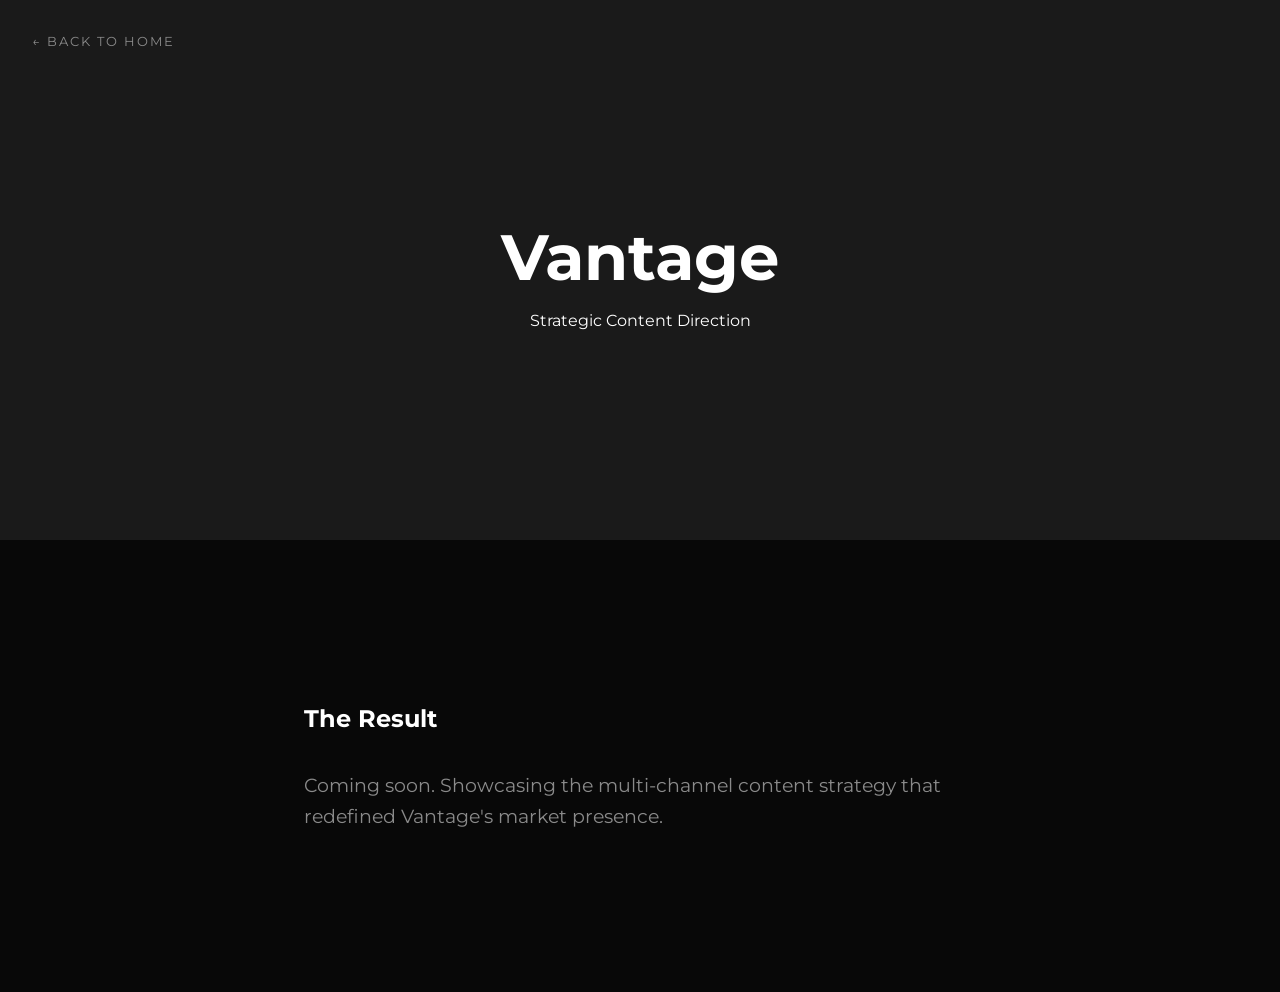
<file: vantage.html>
<!DOCTYPE html>
<html lang="en">

<head>
  <!-- Google tag (gtag.js) -->
  <script async src="https://www.googletagmanager.com/gtag/js?id=G-1FY2F00D9Z"></script>
  <script>
    window.dataLayer = window.dataLayer || [];
    function gtag(){dataLayer.push(arguments);}
    gtag('js', new Date());

    gtag('config', 'G-1FY2F00D9Z');
  </script>
    <meta charset="UTF-8">
    <meta name="viewport" content="width=device-width, initial-scale=1.0">
    <title>Vantage | Tiffany Peña</title>
    <link rel="preconnect" href="https://fonts.googleapis.com">
    <link rel="preconnect" href="https://fonts.gstatic.com" crossorigin>
    <link
        href="https://fonts.googleapis.com/css2?family=Montserrat:ital,wght@0,300;0,400;0,500;0,600;0,700;0,800;0,900;1,300;1,400;1,700&display=swap"
        rel="stylesheet">
    <link rel="stylesheet" href="style.css">
    <style>
        .project-hero {
            height: 60vh;
            display: flex;
            align-items: center;
            justify-content: center;
            background: #1a1a1a;
            text-align: center;
        }

        .back-link {
            position: fixed;
            top: 2rem;
            left: 2rem;
            z-index: 1001;
            color: var(--text-secondary);
            text-decoration: none;
            font-size: 0.8rem;
            text-transform: uppercase;
            letter-spacing: 2px;
        }
    </style>
</head>

<body>
    <a href="index.html" class="back-link">← Back to Home</a>

    <section class="project-hero">
        <div class="container">
            <h1 style="font-family: var(--font-heading); font-size: 4rem;">Vantage</h1>
            <p class="subtitle">Strategic Content Direction</p>
        </div>
    </section>

    <section style="padding: 10rem 0;">
        <div class="container">
            <h2>The Result</h2>
            <p style="color: var(--text-secondary); max-width: 800px; font-size: 1.2rem; margin-top: 2rem;">
                Coming soon. Showcasing the multi-channel content strategy that redefined Vantage's market presence.
            </p>
        </div>
    </section>
</body>

</html>
</file>
<file: style.css>
@import url('https://fonts.googleapis.com/css2?family=Montserrat:ital,wght@0,300;0,400;0,500;0,600;0,700;0,800;0,900;1,300;1,400;1,700&family=Momo+Trust+Display:wght@400;700;800;900&display=swap');

:root {
    --bg-color: #080808;
    --text-primary: #ffffff;
    --text-secondary: #8a8a8a;
    --accent-color: #d49a9a; /* Rose Gold */
    --font-heading: 'Montserrat', sans-serif;
    --font-body: 'Montserrat', sans-serif;
    --transition-slow: 1s cubic-bezier(0.2, 0, 0.2, 1);
    --transition-medium: 0.3s ease;
}

* {
    margin: 0;
    padding: 0;
    box-sizing: border-box;
}

html {
    scroll-behavior: smooth;
}

body {
    background-color: var(--bg-color);
    color: var(--text-primary);
    font-family: var(--font-body);
    line-height: 1.6;
    overflow-x: hidden;
}

.container {
    max-width: 720px; /* Aligns with the bio container */
    margin: 0 auto;
    padding: 0 1.5rem;
}

/* Header & Nav */
#main-header {
    position: fixed;
    top: 0;
    left: 0;
    width: 100%;
    z-index: 1000;
    padding: 1.5rem 0;
    background: transparent;
    transition: background var(--transition-medium), padding var(--transition-medium);
}

#main-header.scrolled {
    background: rgba(8, 8, 8, 0.9);
    backdrop-filter: blur(15px);
    border-bottom: 1px solid rgba(255, 255, 255, 0.05);
    padding: 1rem 0;
}

nav {
    display: flex;
    justify-content: space-between; /* Fixed typo from justify-between to justify-content */
    align-items: center;
    max-width: 1000px;
    margin: 0 auto;
    padding: 0 2rem;
}

/* High-Contrast Rose Gold Text-Gradient Logo */
.logo {
    font-family: var(--font-heading);
    font-weight: 900;
    font-size: 1.6rem;
    letter-spacing: -1.5px;
    text-transform: uppercase;
    background: linear-gradient(135deg, var(--accent-color) 0%, #ffffff 100%);
    -webkit-background-clip: text;
    -webkit-text-fill-color: transparent;
    cursor: pointer;
    user-select: none;
    transition: opacity var(--transition-medium);
}

.logo:hover {
    opacity: 0.8;
}

.header-nav-tabs {
    display: flex;
    gap: 1rem;
}

.nav-tab-btn {
    background: none;
    border: none;
    color: var(--text-secondary);
    font-family: var(--font-body);
    font-size: 0.8rem;
    font-weight: 600;
    text-transform: uppercase;
    letter-spacing: 2px;
    padding: 0.4rem 0.8rem;
    cursor: pointer;
    border-radius: 4px;
    transition: all 0.3s ease;
    border-bottom: 2px solid transparent;
}

.nav-tab-btn:hover {
    color: var(--text-primary);
}

.nav-tab-btn.active {
    color: var(--accent-color);
    border-bottom: 2px solid var(--accent-color);
}

/* Animations */
.fade-in {
    opacity: 0;
    transform: translateY(20px);
    animation: fadeInAnimation 1.2s cubic-bezier(0.2, 0, 0.2, 1) forwards;
}

.profile-image-wrapper.fade-in {
    animation-delay: 0.1s;
}

h1.fade-in {
    animation-delay: 0.3s;
}

.bio-text.fade-in {
    animation-delay: 0.5s;
}

.social-links.fade-in {
    animation-delay: 0.7s;
}

@keyframes fadeInAnimation {
    to {
        opacity: 1;
        transform: translateY(0);
    }
}

/* Profile Hero Section */
#profile-hero {
    padding: 10rem 0 2rem 0;
    text-align: center;
    transition: padding var(--transition-medium);
}

.profile-container {
    max-width: 650px;
    margin: 0 auto;
    padding: 0 1.5rem;
}

.profile-image-wrapper {
    width: 150px;
    height: 150px;
    max-height: 150px;
    margin: 0 auto 1.8rem auto;
    border-radius: 50%;
    overflow: hidden;
    border: 2px solid var(--accent-color);
    padding: 3px;
    background: rgba(255, 255, 255, 0.02);
    box-shadow: 0 4px 24px rgba(212, 154, 154, 0.08);
    transition: max-height 0.4s cubic-bezier(0.4, 0, 0.2, 1), opacity 0.3s ease, margin 0.4s ease, border-color 0.3s ease, padding 0.4s ease;
}

.profile-avatar {
    width: 100%;
    height: 100%;
    object-fit: cover;
    object-position: center 12%;
    border-radius: 50%;
}

/* High-Contrast Bodoni Moda Name Header */
#profile-hero h1 {
    font-family: 'Momo Trust Display', sans-serif;
    font-size: clamp(2rem, 6.2vw, 3.4rem);
    font-weight: 700; /* Bold weight */
    color: var(--accent-color); /* Rose Gold */
    margin-bottom: 1.5rem;
    letter-spacing: 1px;
    white-space: nowrap; /* Keep it strictly on one line, no breaks */
    transition: margin var(--transition-medium);
}

.bio-text {
    font-size: 1.1rem;
    line-height: 1.75;
    color: var(--text-secondary);
    margin-bottom: 2rem;
    max-height: 500px;
    overflow: hidden;
    transition: max-height 0.4s cubic-bezier(0.4, 0, 0.2, 1), opacity 0.3s ease, margin 0.4s ease;
}

.bio-text .highlight {
    color: var(--text-primary);
    border-bottom: 1px solid var(--accent-color);
    padding-bottom: 2px;
}

.bio-text .highlight.tab-link {
    cursor: pointer;
    transition: color var(--transition-medium), border-bottom-color var(--transition-medium);
}

.bio-text .highlight.tab-link:hover {
    color: var(--accent-color);
    border-bottom-color: var(--text-primary);
}

.social-links {
    display: flex;
    justify-content: center;
    gap: 2.2rem;
    max-height: 100px;
    overflow: hidden;
    transition: max-height 0.4s cubic-bezier(0.4, 0, 0.2, 1), opacity 0.3s ease, margin 0.4s ease;
}

/* Collapsed Profile Hero details when switching to Work or Reformatter tabs */
.profile-collapsed #profile-hero {
    padding: 6.5rem 0 1rem 0;
}

.profile-collapsed #profile-hero h1 {
    margin-bottom: 0.5rem;
}

.profile-collapsed .profile-image-wrapper {
    max-height: 0;
    opacity: 0;
    margin-top: 0;
    margin-bottom: 0;
    padding-top: 0;
    padding-bottom: 0;
    border-color: transparent;
    pointer-events: none;
}

.profile-collapsed .bio-text {
    max-height: 0;
    opacity: 0;
    margin-top: 0;
    margin-bottom: 0;
    pointer-events: none;
}

.profile-collapsed .social-links {
    max-height: 0;
    opacity: 0;
    margin-top: 0;
    margin-bottom: 0;
    pointer-events: none;
}

.social-links a {
    color: var(--text-secondary);
    text-decoration: none;
    font-size: 0.75rem;
    text-transform: uppercase;
    letter-spacing: 2px;
    font-weight: 600;
    transition: color 0.3s ease, transform 0.3s ease;
    display: inline-flex;
    align-items: center;
}

.social-links a:hover {
    color: var(--accent-color);
    transform: translateY(-1px);
}

/* Tabs Section / Content Swapping */
#tabs-section {
    padding: 2rem 0 6rem 0;
}

.tab-content {
    display: none;
}

.tab-content.active {
    display: block;
    animation: fadeInContent 0.5s ease-out forwards;
}

@keyframes fadeInContent {
    from {
        opacity: 0;
        transform: translateY(12px);
    }
    to {
        opacity: 1;
        transform: translateY(0);
    }
}

/* Experience Bar List Layout (Similar to reference image) */
.experience-label {
    display: block;
    font-size: 0.7rem;
    text-transform: uppercase;
    letter-spacing: 2.5px;
    color: var(--text-secondary);
    margin-bottom: 1.2rem;
    font-weight: 600;
    border-bottom: 1px solid rgba(255, 255, 255, 0.05);
    padding-bottom: 0.5rem;
}

.experience-bar-list {
    margin-bottom: 3.5rem;
    width: 100%;
}

.experience-bar-item {
    border-bottom: 1px solid rgba(255, 255, 255, 0.06);
    display: flex;
    flex-direction: column;
}

.experience-bar-item:last-child {
    border-bottom: none;
}

.experience-header {
    padding: 1.5rem 0;
    display: flex;
    flex-direction: column;
    gap: 0.3rem;
    cursor: pointer;
    user-select: none;
}

.experience-header:hover .company {
    color: var(--accent-color);
}

.experience-header:hover .toggle-chevron {
    border-color: var(--accent-color);
}

.experience-bar-row {
    display: flex;
    justify-content: space-between;
    align-items: center;
    width: 100%;
}

.experience-bar-item .company {
    font-family: var(--font-body);
    font-weight: 500;
    font-size: 1.15rem;
    color: var(--text-primary);
    display: inline-flex;
    align-items: center;
    transition: color 0.3s ease;
}

.toggle-chevron {
    width: 8px;
    height: 8px;
    border-bottom: 2.2px solid var(--text-secondary);
    border-right: 2.2px solid var(--text-secondary);
    transform: rotate(45deg);
    transition: transform 0.3s cubic-bezier(0.4, 0, 0.2, 1), border-color 0.3s ease;
    margin-left: 0.8rem;
    margin-bottom: 2px;
    display: inline-block;
}

.experience-bar-item.expanded .toggle-chevron {
    transform: rotate(-135deg);
    border-color: var(--accent-color);
}

.experience-bar-item .date {
    color: var(--text-secondary);
    font-size: 0.85rem;
    font-variant-numeric: tabular-nums;
}

.experience-bar-item .role {
    color: var(--accent-color); /* Matches role highlight */
    font-size: 0.95rem;
    font-weight: 500;
    letter-spacing: 0.5px;
}

.experience-details-wrapper {
    max-height: 0;
    opacity: 0;
    overflow: hidden;
    transition: max-height 0.35s cubic-bezier(0.4, 0, 0.2, 1), opacity 0.3s ease;
}

/* Experience Bullet details styling */
.experience-details-list {
    list-style: none;
    padding-left: 0;
    padding-bottom: 1.5rem;
    display: flex;
    flex-direction: column;
    gap: 0.5rem;
}

.experience-details-list li {
    color: var(--text-secondary);
    font-size: 0.95rem;
    line-height: 1.6;
    position: relative;
    padding-left: 1.2rem;
    text-align: left;
}

.experience-details-list li::before {
    content: '→';
    position: absolute;
    left: 0;
    color: var(--accent-color);
}

.skills-section {
    margin-top: 2rem;
}

.skills-grid {
    display: flex;
    flex-wrap: wrap;
    gap: 0.8rem;
    padding-top: 0.5rem;
}

.skill-tag {
    background: rgba(255, 255, 255, 0.02);
    border: 1px solid rgba(255, 255, 255, 0.06);
    color: var(--text-secondary);
    padding: 0.4rem 0.9rem;
    border-radius: 50px;
    font-size: 0.8rem;
    transition: all 0.3s ease;
}

.skill-tag:hover {
    border-color: var(--accent-color);
    color: var(--text-primary);
    background: rgba(212, 154, 154, 0.04);
}

/* Tools Section Bar Styling */
.tools-text-bar {
    color: var(--text-secondary);
    font-size: 0.95rem;
    line-height: 1.8;
    text-align: left;
    padding-top: 0.5rem;
    font-weight: 400;
}

.tools-text-bar .pipe {
    color: var(--accent-color);
    margin: 0 0.5rem;
    font-weight: 300;
}

/* Work Content */
.project-list {
    margin-top: 1rem;
}

.project-item {
    display: flex;
    justify-content: space-between;
    align-items: center;
    padding: 2rem 0;
    border-bottom: 1px solid rgba(255, 255, 255, 0.06);
    transition: padding 0.3s ease, border-bottom-color 0.3s ease;
    cursor: pointer;
}

.project-item:hover {
    padding: 2rem 1.2rem;
    border-bottom-color: var(--accent-color);
    background: rgba(255, 255, 255, 0.01);
}

.project-item h3 {
    font-family: var(--font-heading);
    font-size: 1.7rem;
    font-weight: 400;
    margin-bottom: 0.3rem;
}

.project-item p {
    color: var(--text-secondary);
    font-size: 0.85rem;
    text-transform: uppercase;
    letter-spacing: 1px;
}

.project-details {
    color: var(--text-secondary);
    font-variant-numeric: tabular-nums;
    font-size: 1rem;
}

/* Vibe Reformatter Tab Content */
.reformatter-container {
    background: rgba(255, 255, 255, 0.01);
    border: 1px solid rgba(255, 255, 255, 0.05);
    padding: 2.2rem;
    border-radius: 12px;
    backdrop-filter: blur(20px);
}

.reformatter-info {
    margin-bottom: 2rem;
    border-bottom: 1px solid rgba(255, 255, 255, 0.05);
    padding-bottom: 1.2rem;
}

.reformatter-info h2 {
    font-family: var(--font-heading);
    font-size: 1.8rem;
    font-weight: 400;
    margin-bottom: 0.3rem;
}

.reformatter-info p {
    color: var(--text-secondary);
    font-size: 0.95rem;
}

.reformatter-grid {
    display: grid;
    grid-template-columns: 1fr;
    gap: 2.5rem;
}

@media (min-width: 600px) {
    .reformatter-grid {
        grid-template-columns: 1.1fr 1fr;
    }
}

.reformatter-preview-area {
    display: flex;
    flex-direction: column;
    justify-content: center;
    align-items: center;
    background: #040404;
    border: 2px dashed rgba(255, 255, 255, 0.08);
    border-radius: 8px;
    aspect-ratio: 4 / 3;
    overflow: hidden;
    position: relative;
    transition: border-color 0.3s ease, background 0.3s ease;
}

.reformatter-preview-area.dragover {
    border-color: var(--accent-color);
    background: rgba(212, 154, 154, 0.02);
}

.canvas-wrapper {
    width: 100%;
    flex: 1;
    min-height: 0;
    display: flex;
    justify-content: center;
    align-items: center;
    position: relative;
}

.drag-drop-zone {
    text-align: center;
    padding: 2rem;
    cursor: pointer;
    width: 100%;
    height: 100%;
    display: flex;
    flex-direction: column;
    justify-content: center;
    align-items: center;
}

.upload-icon {
    font-size: 2.2rem;
    color: var(--accent-color);
    margin-bottom: 0.8rem;
}

.drag-drop-zone p {
    font-size: 0.9rem;
    color: var(--text-secondary);
}

.drag-drop-zone span {
    color: var(--accent-color);
    text-decoration: underline;
    font-weight: 500;
}

#canvas-preview {
    max-width: 90%;
    max-height: 90%;
    object-fit: contain;
    box-shadow: 0 16px 40px rgba(0, 0, 0, 0.6);
    border-radius: 4px;
    border: 1px solid rgba(255, 255, 255, 0.05);
}

.reformatter-controls {
    display: flex;
    flex-direction: column;
    gap: 1.8rem;
}

.control-group {
    display: flex;
    flex-direction: column;
    gap: 0.6rem;
}

.control-group label {
    font-size: 0.8rem;
    text-transform: uppercase;
    letter-spacing: 1.5px;
    color: var(--text-secondary);
    font-weight: 600;
}



.vibe-grid {
    display: grid;
    grid-template-columns: 1fr;
    gap: 0.6rem;
}

.vibe-btn {
    display: flex;
    align-items: center;
    gap: 0.8rem;
    background: rgba(255, 255, 255, 0.02);
    border: 1px solid rgba(255, 255, 255, 0.06);
    color: var(--text-secondary);
    padding: 0.7rem 0.9rem;
    border-radius: 6px;
    cursor: pointer;
    font-family: var(--font-body);
    font-size: 0.85rem;
    transition: all 0.3s ease;
    text-align: left;
}

.vibe-btn:hover {
    border-color: rgba(255, 255, 255, 0.15);
    color: var(--text-primary);
}

.vibe-btn.active {
    border-color: var(--accent-color);
    color: var(--text-primary);
    background: rgba(212, 154, 154, 0.04);
}

/* Format swatches styled as Rose Gold tone variants */
.vibe-swatch {
    width: 20px;
    height: 20px;
    border-radius: 50%;
    border: 1px solid rgba(255, 255, 255, 0.15);
}

.vibe-swatch.format-jpg { background: #d49a9a; }
.vibe-swatch.format-png { background: #b87b7b; }
.vibe-swatch.format-svg { background: #a26565; }
.vibe-swatch.format-pdf { background: #885050; }

.action-buttons {
    display: flex;
    gap: 0.8rem;
    margin-top: 0.5rem;
}

.primary-btn {
    flex: 2;
    background: var(--accent-color);
    color: #080808;
    border: none;
    padding: 0.9rem;
    font-family: var(--font-body);
    font-weight: 600;
    font-size: 0.9rem;
    border-radius: 6px;
    cursor: pointer;
    transition: all 0.3s ease;
    text-transform: uppercase;
    letter-spacing: 1px;
}

.primary-btn:hover:not(:disabled) {
    transform: translateY(-2px);
}

.primary-btn:disabled {
    opacity: 0.35;
    cursor: not-allowed;
    transform: none;
}

.secondary-btn {
    flex: 1;
    background: transparent;
    border: 1px solid rgba(255, 255, 255, 0.15);
    color: var(--text-secondary);
    padding: 0.9rem;
    font-family: var(--font-body);
    font-size: 0.9rem;
    border-radius: 6px;
    cursor: pointer;
    transition: all 0.3s ease;
}

.secondary-btn:hover {
    border-color: rgba(255, 255, 255, 0.3);
    color: var(--text-primary);
}

/* Window Pop-up Modal */
.popup-modal-overlay {
    position: fixed;
    top: 0;
    left: 0;
    width: 100vw;
    height: 100vh;
    background: rgba(8, 8, 8, 0.8);
    backdrop-filter: blur(8px);
    z-index: 10000;
    display: flex;
    align-items: center;
    justify-content: center;
    animation: fadeInOverlay 0.25s ease-out forwards;
}

.popup-modal-window {
    background: #141414;
    border: 1px solid rgba(235, 94, 85, 0.4);
    border-radius: 16px;
    padding: 2.5rem 2.5rem 2.2rem;
    max-width: 400px;
    width: 88%;
    text-align: center;
    position: relative;
    box-shadow: 0 20px 45px rgba(0, 0, 0, 0.7), 0 0 30px rgba(235, 94, 85, 0.15);
    animation: scaleInModal 0.3s cubic-bezier(0.175, 0.88, 0.32, 1.275) forwards;
}

.popup-close-btn {
    position: absolute;
    top: 14px;
    right: 18px;
    background: none;
    border: none;
    color: var(--text-secondary);
    font-size: 1.6rem;
    cursor: pointer;
    transition: color 0.2s ease;
}

.popup-close-btn:hover {
    color: var(--accent-color);
}

.popup-gnome-face {
    width: 110px;
    height: 110px;
    background-image: url('gnome_popup_face.png');
    background-size: cover;
    background-position: center;
    mix-blend-mode: screen;
    margin: 0 auto 0.6rem auto;
}

.popup-modal-window .popup-title {
    font-family: 'Momo Trust Display', sans-serif;
    font-size: 1.6rem;
    color: var(--text-color);
    margin-bottom: 0.6rem;
}

.popup-modal-window .popup-msg {
    color: var(--text-secondary);
    font-size: 0.95rem;
    line-height: 1.5;
    margin-bottom: 1.8rem;
}

.popup-ok-btn {
    width: 100%;
    padding: 0.85rem;
}

@keyframes fadeInOverlay {
    from { opacity: 0; }
    to { opacity: 1; }
}

@keyframes scaleInModal {
    from { transform: scale(0.88); opacity: 0; }
    to { transform: scale(1); opacity: 1; }
}

/* Footer */
footer {
    padding: 3rem 0;
    border-top: 1px solid rgba(255, 255, 255, 0.03);
    color: #444;
    text-align: center;
    font-size: 0.8rem;
}

/* Loading Overlay */
#loading-overlay {
    position: fixed;
    top: 0;
    left: 0;
    width: 100%;
    height: 100vh;
    background: rgba(8, 8, 8, 0.96);
    backdrop-filter: blur(15px);
    z-index: 9999;
    display: none;
    justify-content: center;
    align-items: center;
    text-align: center;
}

#loading-overlay.active {
    display: flex;
}

.loader-content p {
    margin-top: 1.5rem;
    font-family: var(--font-body);
    font-size: 1rem;
    color: var(--accent-color);
    letter-spacing: 2px;
    text-transform: uppercase;
}

.gnome-walking {
    width: 160px;
    height: 200px;
    background-image: url('gnome_spritesheet.png');
    background-size: 640px 640px;
    background-repeat: no-repeat;
    background-position: 0 -221px;
    mix-blend-mode: screen;
    margin: 0 auto;
    animation: gnomeWalk 0.8s steps(4) infinite;
}

@keyframes gnomeWalk {
    from {
        background-position: 0 -221px;
    }
    to {
        background-position: -640px -221px;
    }
}

/* Image Reformatter Batch Queue Styling */
.thumbnail-queue-container {
    width: 100%;
    height: 90px;
    background: rgba(0, 0, 0, 0.5);
    border-top: 1px solid rgba(255, 255, 255, 0.05);
    display: flex;
    align-items: center;
    padding: 0 1rem;
    gap: 0.8rem;
    overflow-x: auto;
    scrollbar-width: thin;
    scrollbar-color: rgba(255, 255, 255, 0.1) transparent;
    flex-shrink: 0;
}

.thumbnail-queue-container::-webkit-scrollbar {
    height: 4px;
}

.thumbnail-queue-container::-webkit-scrollbar-thumb {
    background: rgba(255, 255, 255, 0.15);
    border-radius: 4px;
}

.queue-thumbnail {
    width: 60px;
    height: 60px;
    border-radius: 6px;
    position: relative;
    cursor: pointer;
    overflow: hidden;
    border: 2px solid rgba(255, 255, 255, 0.1);
    transition: all 0.2s ease;
    flex-shrink: 0;
}

.queue-thumbnail:hover {
    transform: translateY(-2px);
    border-color: rgba(255, 255, 255, 0.3);
}

.queue-thumbnail.active {
    border-color: var(--accent-color);
    box-shadow: 0 0 10px rgba(212, 154, 154, 0.3);
}

.queue-thumbnail img {
    width: 100%;
    height: 100%;
    object-fit: cover;
}

.queue-thumbnail .btn-remove-thumb {
    width: 16px;
    height: 16px;
    background: rgba(239, 68, 68, 0.9);
    color: #fff;
    font-size: 10px;
    font-weight: bold;
    border-radius: 50%;
    display: flex;
    align-items: center;
    justify-content: center;
    position: absolute;
    top: 2px;
    right: 2px;
    opacity: 0;
    transition: opacity 0.2s ease;
    border: none;
    cursor: pointer;
}

.queue-thumbnail:hover .btn-remove-thumb {
    opacity: 1;
}

.queue-thumbnail .btn-remove-thumb:hover {
    background: #dc2626;
    transform: scale(1.1);
}

/* ============================================
   RESPONSIVE — TABLET & LARGE PHONE (≤768px)
   ============================================ */
@media (max-width: 768px) {
    /* Nav */
    nav {
        padding: 0 1.2rem;
    }

    .logo {
        font-size: 1.3rem;
    }

    .nav-tab-btn {
        font-size: 0.7rem;
        padding: 0.4rem 0.5rem;
        letter-spacing: 1.5px;
    }

    /* Hero */
    #profile-hero {
        padding: 7rem 0 1.5rem 0;
    }

    #profile-hero h1 {
        white-space: normal; /* Allow name to wrap on narrow screens */
        font-size: clamp(1.6rem, 7vw, 2.8rem);
    }

    .profile-collapsed #profile-hero {
        padding: 5.5rem 0 0.8rem 0;
    }

    /* Experience rows — scale down to fit on one line */
    .experience-bar-item .company {
        font-size: 1rem;
    }

    .experience-bar-item .date {
        font-size: 0.75rem;
        white-space: nowrap;
    }

    /* Work tab project items */
    .project-item {
        flex-direction: column;
        align-items: flex-start;
        gap: 0.5rem;
        padding: 1.5rem 0;
    }

    .project-item:hover {
        padding: 1.5rem 0.8rem;
    }

    .project-item h3 {
        font-size: 1.4rem;
    }

    .project-details {
        font-size: 0.85rem;
        color: var(--text-secondary);
    }

    /* Reformatter */
    .reformatter-container {
        padding: 1.5rem;
    }

    .reformatter-info h2 {
        font-size: 1.4rem;
    }

    /* Tabs section bottom padding */
    #tabs-section {
        padding: 1.5rem 0 4rem 0;
    }

    /* Footer */
    footer {
        padding: 2rem 0;
    }
}

/* ============================================
   RESPONSIVE — PHONE (≤480px)
   ============================================ */
@media (max-width: 480px) {
    /* Nav — keep everything on one line */
    .logo {
        font-size: 1.1rem;
        letter-spacing: -1px;
    }

    .header-nav-tabs {
        gap: 0.3rem;
    }

    .nav-tab-btn {
        font-size: 0.62rem;
        padding: 0.35rem 0.4rem;
        letter-spacing: 1px;
    }

    /* Hero */
    #profile-hero {
        padding: 6rem 0 1rem 0;
    }

    .profile-image-wrapper {
        width: 120px;
        height: 120px;
    }

    .bio-text {
        font-size: 1rem;
    }

    /* Social links — reduce gap so they fit on one line */
    .social-links {
        gap: 1.2rem;
        flex-wrap: wrap;
        justify-content: center;
    }

    .social-links a {
        font-size: 0.68rem;
        letter-spacing: 1.5px;
    }

    /* Reformatter */
    .reformatter-container {
        padding: 1.2rem 1rem;
        border-radius: 8px;
    }

    .reformatter-info h2 {
        font-size: 1.25rem;
    }

    .reformatter-info p {
        font-size: 0.88rem;
    }

    .action-buttons {
        flex-direction: column;
    }

    .primary-btn,
    .secondary-btn {
        flex: unset;
        width: 100%;
    }

    /* Footer */
    footer {
        padding: 1.5rem 0;
        font-size: 0.72rem;
    }

    /* Skill tags — slightly smaller */
    .skill-tag {
        font-size: 0.75rem;
        padding: 0.35rem 0.75rem;
    }
}
</file>
